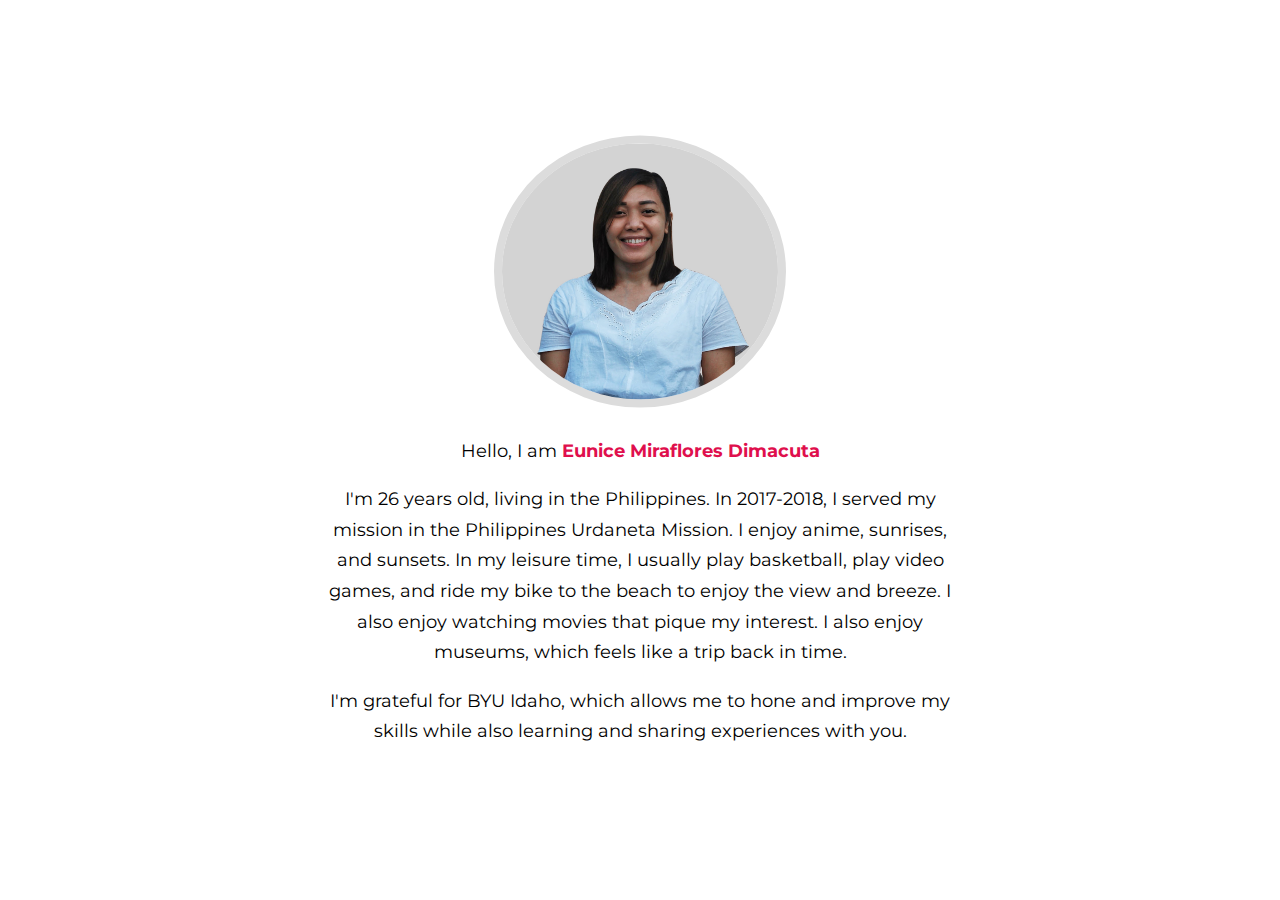
<file: aboutme/index.html>
<!DOCTYPE html>
<html lang="en">
<head>
    <meta charset="UTF-8">
    <meta http-equiv="X-UA-Compatible" content="IE=edge">
    <meta name="viewport" content="width=device-width, initial-scale=1.0">
    <title>About Me</title>
    <link rel="stylesheet" href="./styles/main.css">
</head>
<body>
    <img
        src="./images/eunice.jpg"
        class="profile-image"
        alt="Eunice Dimacuta"
    />
    <p>Hello, I am <span class="profile-name">Eunice Miraflores Dimacuta</span></p>
   
    <p>I'm 26 years old, living in the Philippines. In 2017-2018, I served my mission in the Philippines Urdaneta Mission. 
    I enjoy anime, sunrises, and sunsets. In my leisure time, I usually play basketball, play video games, and ride my 
    bike to the beach to enjoy the view and breeze. I also enjoy watching movies that pique my interest. I also enjoy museums, 
    which feels like a trip back in time.
    </p>
    <p>I'm grateful for BYU Idaho, which allows me to hone and improve my skills while also learning and sharing experiences with you.</p>
</body>
</html>
</file>
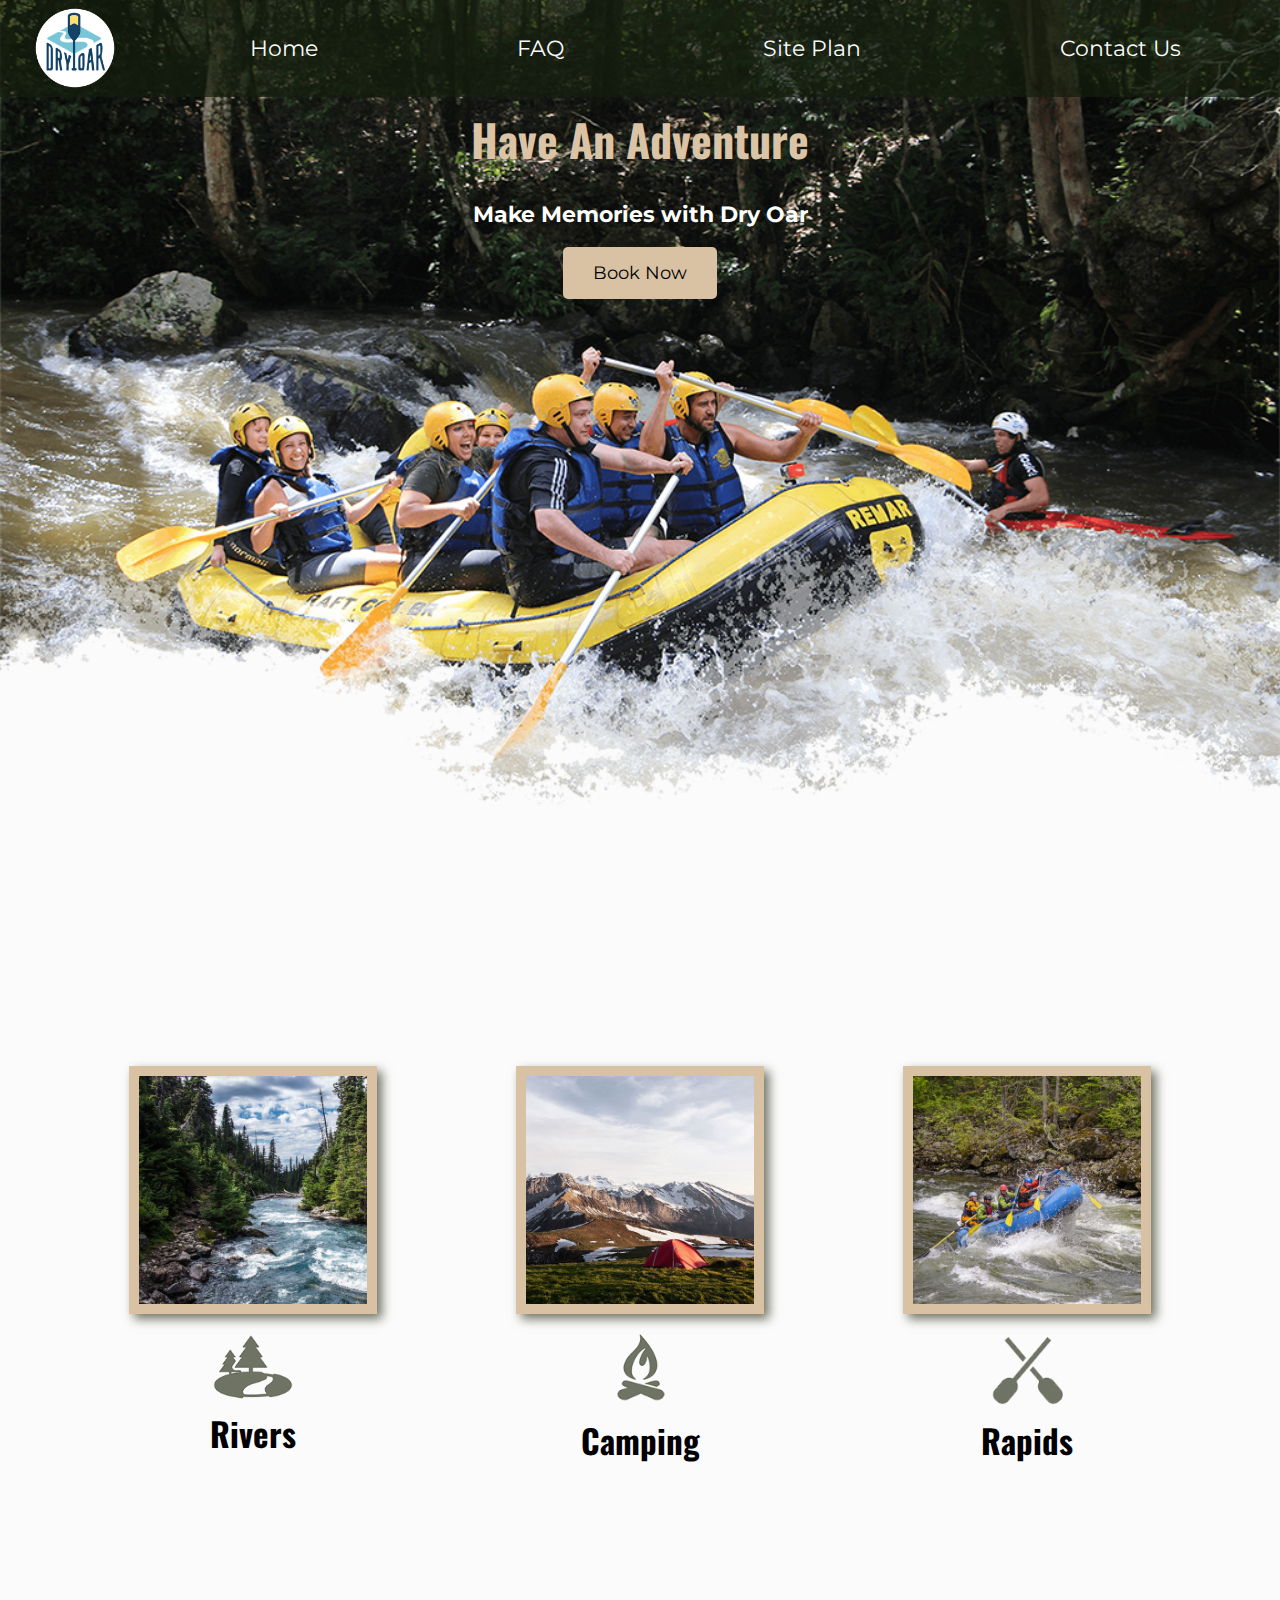
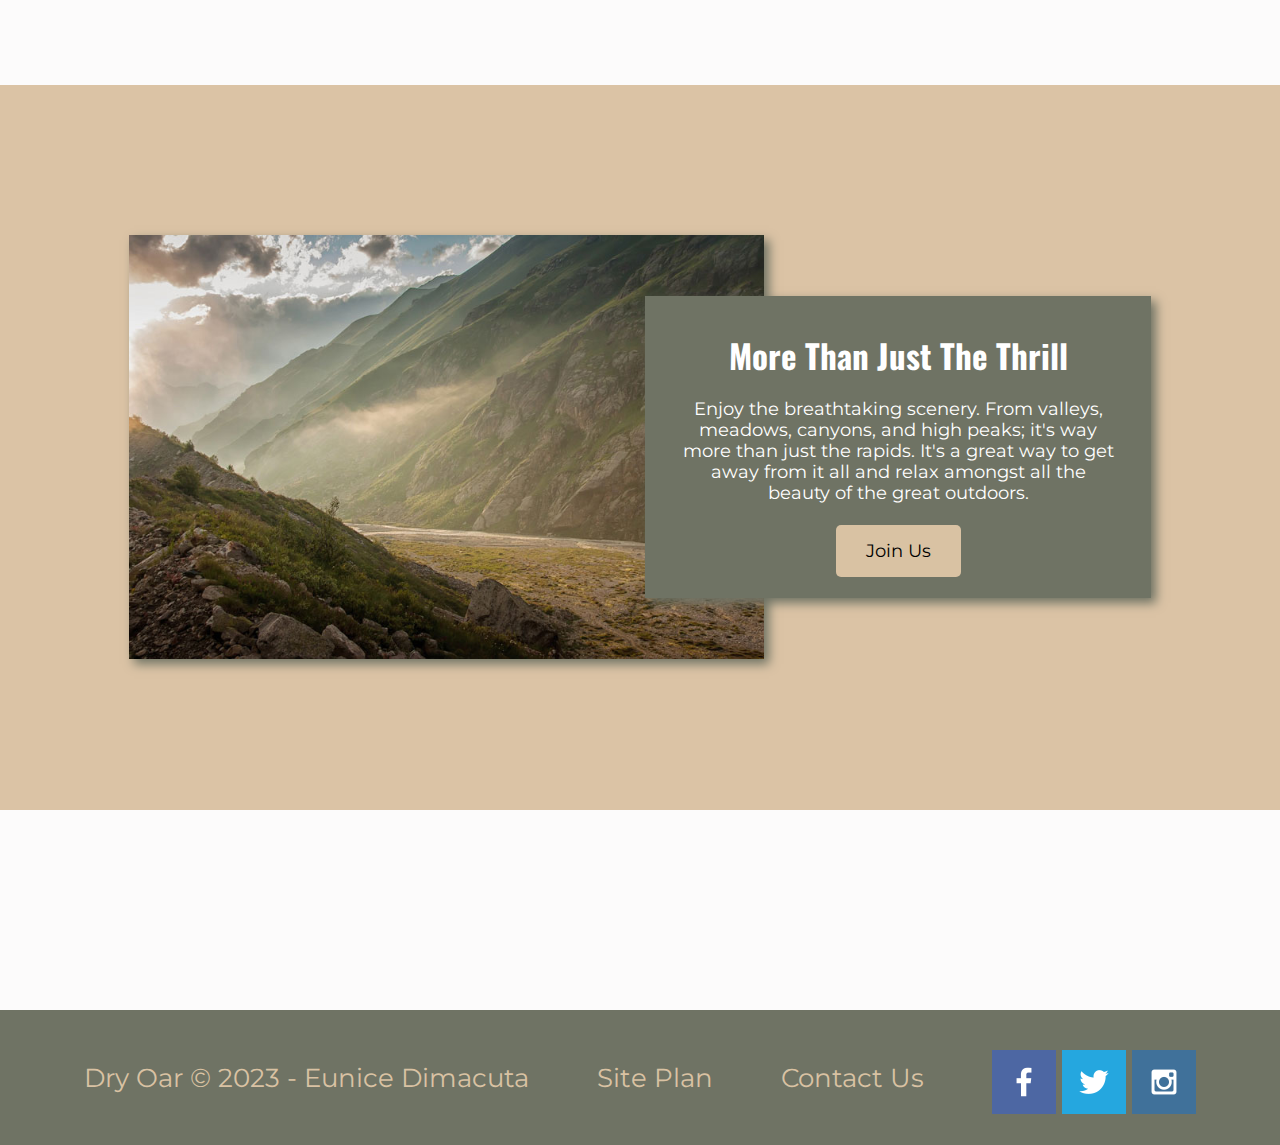
<file: wwr/index.html>
<!DOCTYPE html>
<html lang="en">
<head>
    <meta charset="UTF-8">
    <meta http-equiv="X-UA-Compatible" content="IE=edge">
    <meta name="viewport" content="width=device-width, initial-scale=1.0">
    <title>Whitewater Rafting Vacations | Dry Oar Boating | Home</title>
    <link rel="stylesheet" href="styles/styles.css">
</head>
<body>
    <div id="content">
        <header>
            <a id="logo_link" href="index.html">
                <img  class="logo" src="images/logo.png" alt="Dry Oar Logo">
            </a>
            <nav>
                <a href="index.html">Home</a>
                <a href="faq.html">FAQ</a>
                <a href="site-plan-rafting.html">Site Plan</a>
                <a href="contactus.html">Contact Us</a>
            </nav>
        </header>
        <div id="hero">
            <div id="hero-box">
                <img id="hero-img" src="images/hero.png" alt="People enjoying white water rafting">
            </div>
            <section id="hero-msg">
                <h1 class="home-title">Have An Adventure</h1>
                <h4>Make Memories with Dry Oar </h4>
                <div class='button-box'>
                    <a class='book' href="contactus.html">Book Now</a>
                </div>
            </section>
        </div>
        <main class="home-grid">
            <section class="rivers-card">
                <img class="card-img" src="images/rivers.jpg" alt="river in forest">
                <img class="icon" src="images/river_icon.png" alt="river icon">
                <h2>Rivers</h2>
            </section>
            <section class="camping-card">
                <img class="card-img" src="images/camping.jpg" alt="tent in mountains">
                <img class="icon" src="images/fire_icon.png" alt="fire icon">
                <h2>Camping</h2>
            </section>
            <section class="rapids-card">
                <img class="card-img" src="images/rapids.jpg" alt="rafting boat">
                <img class="icon" src="images/oars.png" alt="oars icon">
                <h2>Rapids</h2>
            </section>
            <div id="background"></div> 
            <img class="mountains" src="images/mountains.jpg" alt="Misty mountains">
            <section class="msg">
                <h2>More Than Just The Thrill</h2>
                <p>Enjoy the breathtaking scenery. From valleys, meadows, canyons, and high peaks; it's way more than just the rapids. It's a great way to get away from it all and relax amongst all the beauty of the great outdoors. </p>
                <a class='join' href="rivers.html">Join Us</a>
            </section>
        </main>
        <footer>
            <p>Dry Oar &copy; 2023 - Eunice Dimacuta</p>
            <p><a href="site-plan-rafting.html">Site Plan</a></p>
            <p><a href="contactus.html">Contact Us</a></p>
            <div class="social">
                <a href="https://facebook.com" target="_blank">
                    <img src="images/facebook.png" alt="fb icon">
                </a>
                <a href="https://twitter.com" target="_blank">
                    <img src="images/twitter.png" alt="twitter icon">
                </a>
                <a href="https://instagram.com" target="_blank">
                    <img src="images/instagram.png" alt="instagram icon">
                </a>
            </div>
        </footer>
    </div>
</body>
</html>
</file>
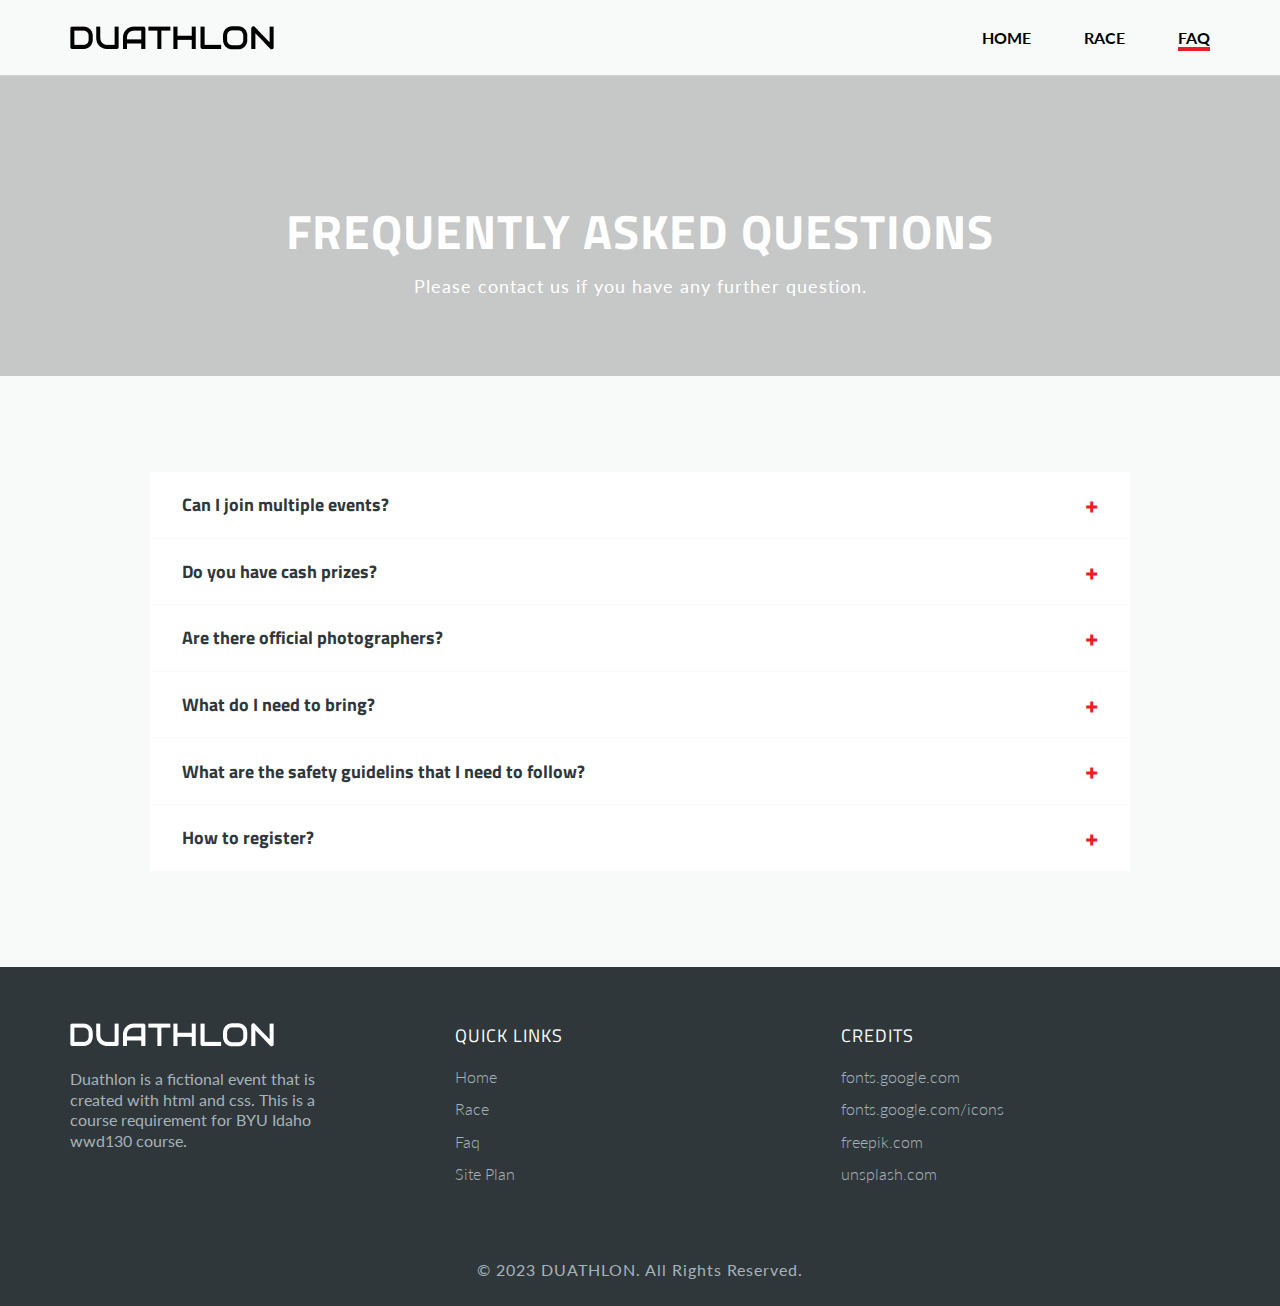
<file: duathlon/faq.html>
<!DOCTYPE html>
<html lang="en">
<head>
    <meta charset="UTF-8">
    <meta name="viewport" content="width=device-width, initial-scale=1.0">
    <title>Duathlon - FAQ</title>
    <link rel="stylesheet" href="styles/styles.css">
</head>
<body>
   
    <header>
        <div class="site-header">
            <div class="site-identity">
                <a href="./index.html">
                  <img src="./images/duathlon.png" alt="Duathlon Logo">
                </a>
              </div>  
              <nav class="site-navigation">
                <ul class="nav">
                  <li><a href="./index.html">Home</a></li> 
                  <li><a href="./race.html">Race</a></li>
                  <li><a href="./faq.html" class="active">Faq</a></li> 
                </ul>
              </nav>
        </div>
    </header>

    <main>
        <section class="site-hero image-as-background" style="background-image: url('https://images.unsplash.com/photo-1530143584546-02191bc84eb5?ixlib=rb-4.0.3&ixid=M3wxMjA3fDB8MHxwaG90by1wYWdlfHx8fGVufDB8fHx8fA%3D%3D&auto=format&fit=crop&w=1469&q=80');">
            <div class="site-hero-container">
                <h1 class="site-hero-title">FREQUENTLY ASKED QUESTIONS</h1>
                <p class="site-hero-subtitle">Please contact us if you have any further question.</p>
            </div>
        </section>

        <div class="site-faq">
            <div class="site-faq-item">
                <input type="checkbox" id="faq1">
                <label for="faq1" class="site-faq-item-question">
                    <span class="icon"></span>Can I join multiple events?
                </label>
                <div class="site-faq-item-text">
                    <p>It’s not a good idea to enter multiple events because it can be really tiring! But you can definitely cheer on your friends instead.</p>
                </div>
            </div>
            <div class="site-faq-item">
                <input type="checkbox" id="faq2">
                <label for="faq2" class="site-faq-item-question">
                    <span class="icon"></span>Do you have cash prizes?
                </label>
                <div class="site-faq-item-text">
                    <p>We are pleased to inform you that we offer cash prizes to the winners of the competition. The top performers will receive these cash rewards as recognition of their achievement. Additionally, there are consolation prizes available for participants as well.</p>
                </div>
            </div>
            <div class="site-faq-item">
                <input type="checkbox" id="faq3">
                <label for="faq3" class="site-faq-item-question">
                    <span class="icon"></span>Are there official photographers?
                </label>
                <div class="site-faq-item-text">
                    <p>Certainly! The event will have dedicated professional photographers who will capture your memorable moments throughout the event.</p>
                </div>
            </div>
            <div class="site-faq-item">
                <input type="checkbox" id="faq4">
                <label for="faq4" class="site-faq-item-question">
                    <span class="icon"></span>What do I need to bring?
                </label>
                <div class="site-faq-item-text">
                    <p>Remember to bring your safety gears, emergency tools and equipment.</p>
                </div>
            </div>
            <div class="site-faq-item">
                <input type="checkbox" id="faq5">
                <label for="faq5" class="site-faq-item-question">
                    <span class="icon"></span>What are the safety guidelins that I need to follow?
                </label>
                <div class="site-faq-item-text">
                    <p>Here are some safety guidelines to follow during a duathlon event:</p>
                    <ol type="1">
                        <li>Study the course map and become familiar with any potential hazards, such as sharp turns, steep descents, or uneven surfaces.</li>
                        <li>Warm up your muscles with light exercises and stretching before the event to reduce the risk of injury.</li>
                        <li>Put on a properly fitting helmet that meets safety standards.</li>
                        <li>Maintain control of your speed and movements at all times, especially when descending or passing other participants. Avoid sudden movements that could result in collisions or falls.</li>
                        <li>If you or another participant has a medical emergency or injury during the event, seek medical attention immediately from our event staff or medical personnel.</li>
                    </ol>
                </div>
            </div>
            <div class="site-faq-item">
                <input type="checkbox" id="faq6">
                <label for="faq6" class="site-faq-item-question">
                    <span class="icon"></span>How to register?
                </label>
                <div class="site-faq-item-text">
                    <p>To register for the duathlon, go to the race page and select the desired event, then click the registration button. Fill out the registration form with your personal information and payment information, and then carefully follow the instructions to complete the registration process.</p>
                </div>
            </div>
        </div>
    </main>

    <footer class="site-footer">
        <div class="site-footer-container">
            <div class="site-footer-row">
                <div class="site-footer-col">
                    <a href="./index.html"><img src="./images/duathlon-white.png" alt="Duathlon Logo White"></a>
                    <p>Duathlon is a fictional event that is created with html and css. This is a course requirement for BYU Idaho wwd130 course.</p>
                </div>
                <div class="site-footer-col">
                    <h4>Quick Links</h4>
                    <ul>
                        <li><a href="./index.html">Home</a></li> 
                        <li><a href="./race.html">Race</a></li>
                        <li><a href="./faq.html">Faq</a></li> 
                        <li><a href="./site-plan.html">Site Plan</a></li>
                    </ul>
                </div>
                <div class="site-footer-col">
                    <h4>Credits</h4>
                    <ul>
                        <li><a href="https://fonts.google.com/" target="_blank">fonts.google.com</a></li>
                        <li><a href="https://fonts.google.com/icons" target="_blank">fonts.google.com/icons</a></li>
                        <li><a href="https://www.freepik.com/" target="_blank">freepik.com</a></li>
                        <li><a href="https://unsplash.com/" target="_blank">unsplash.com</a></li>
                    </ul>
                </div>
            </div>
            <div class="site-footer-copyright">© 2023 DUATHLON. All Rights Reserved.</div>
        </div>
   </footer>

</body>
</html>
</file>
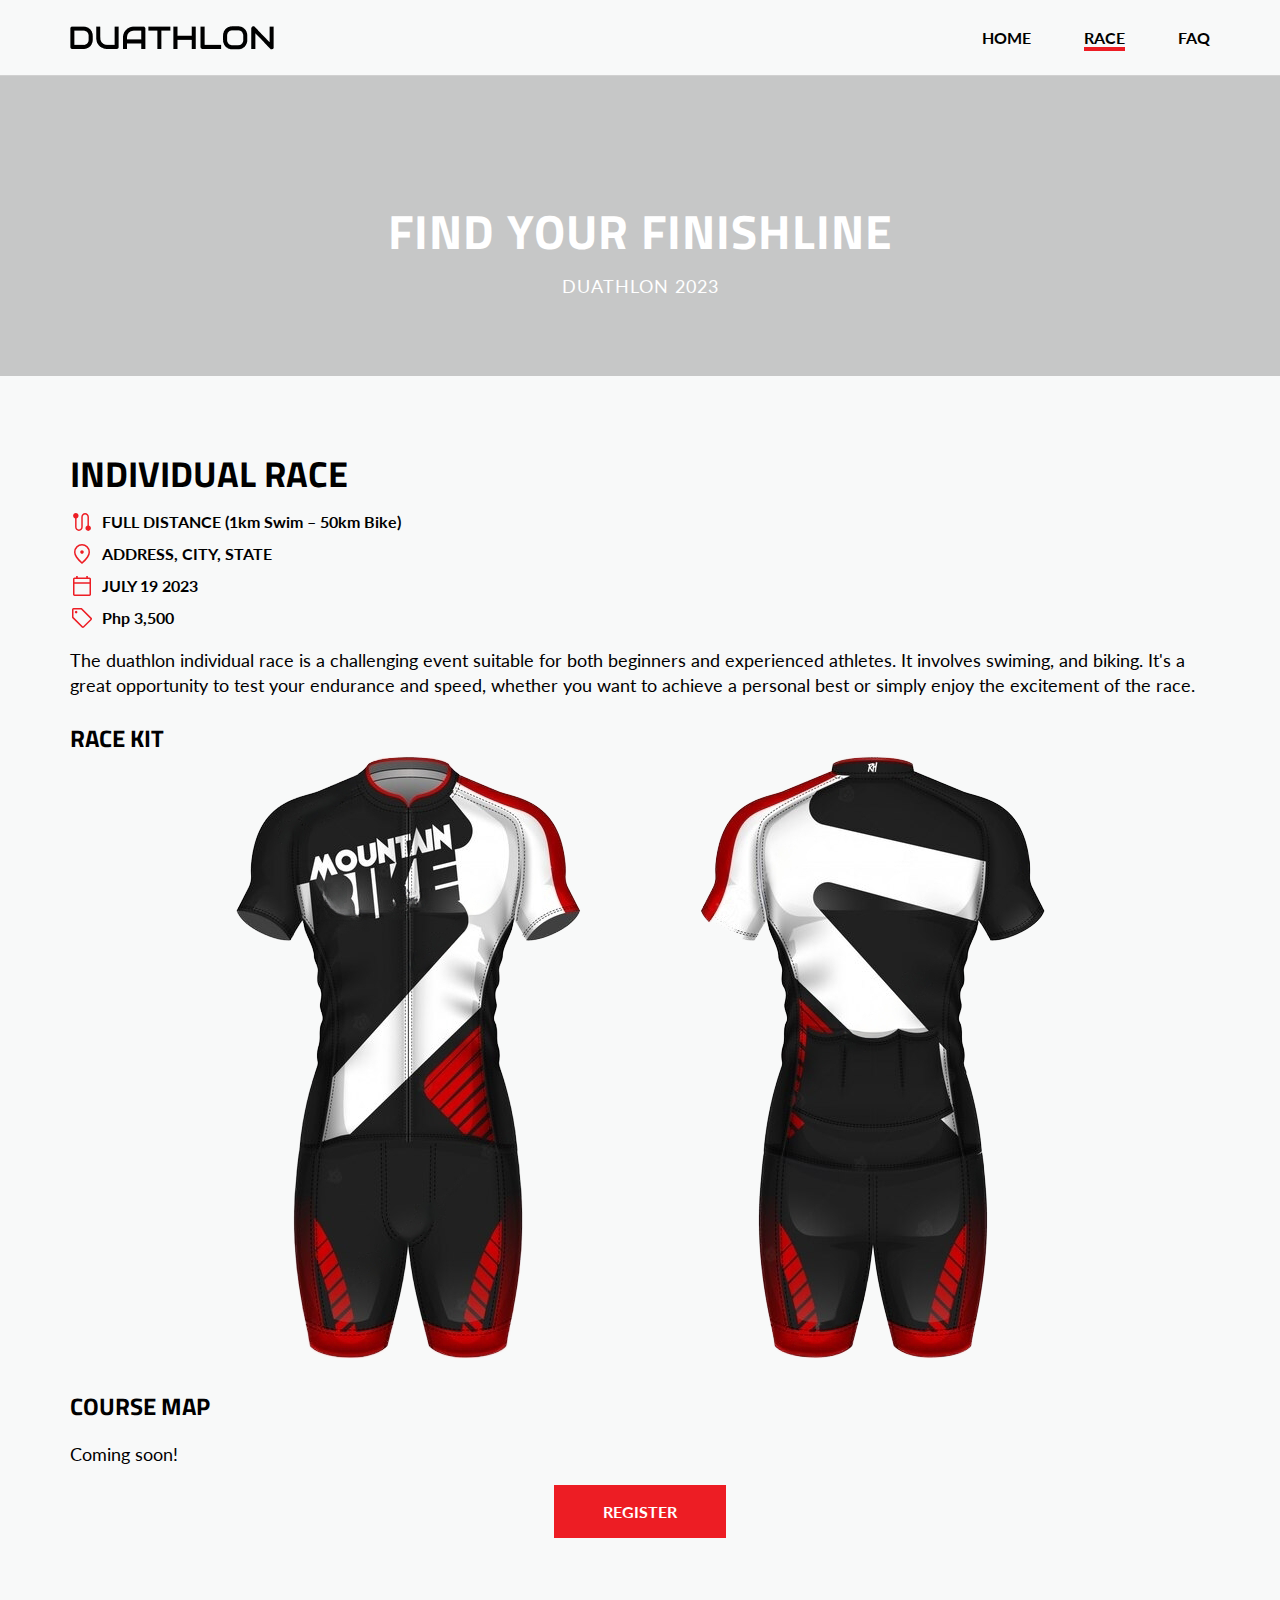
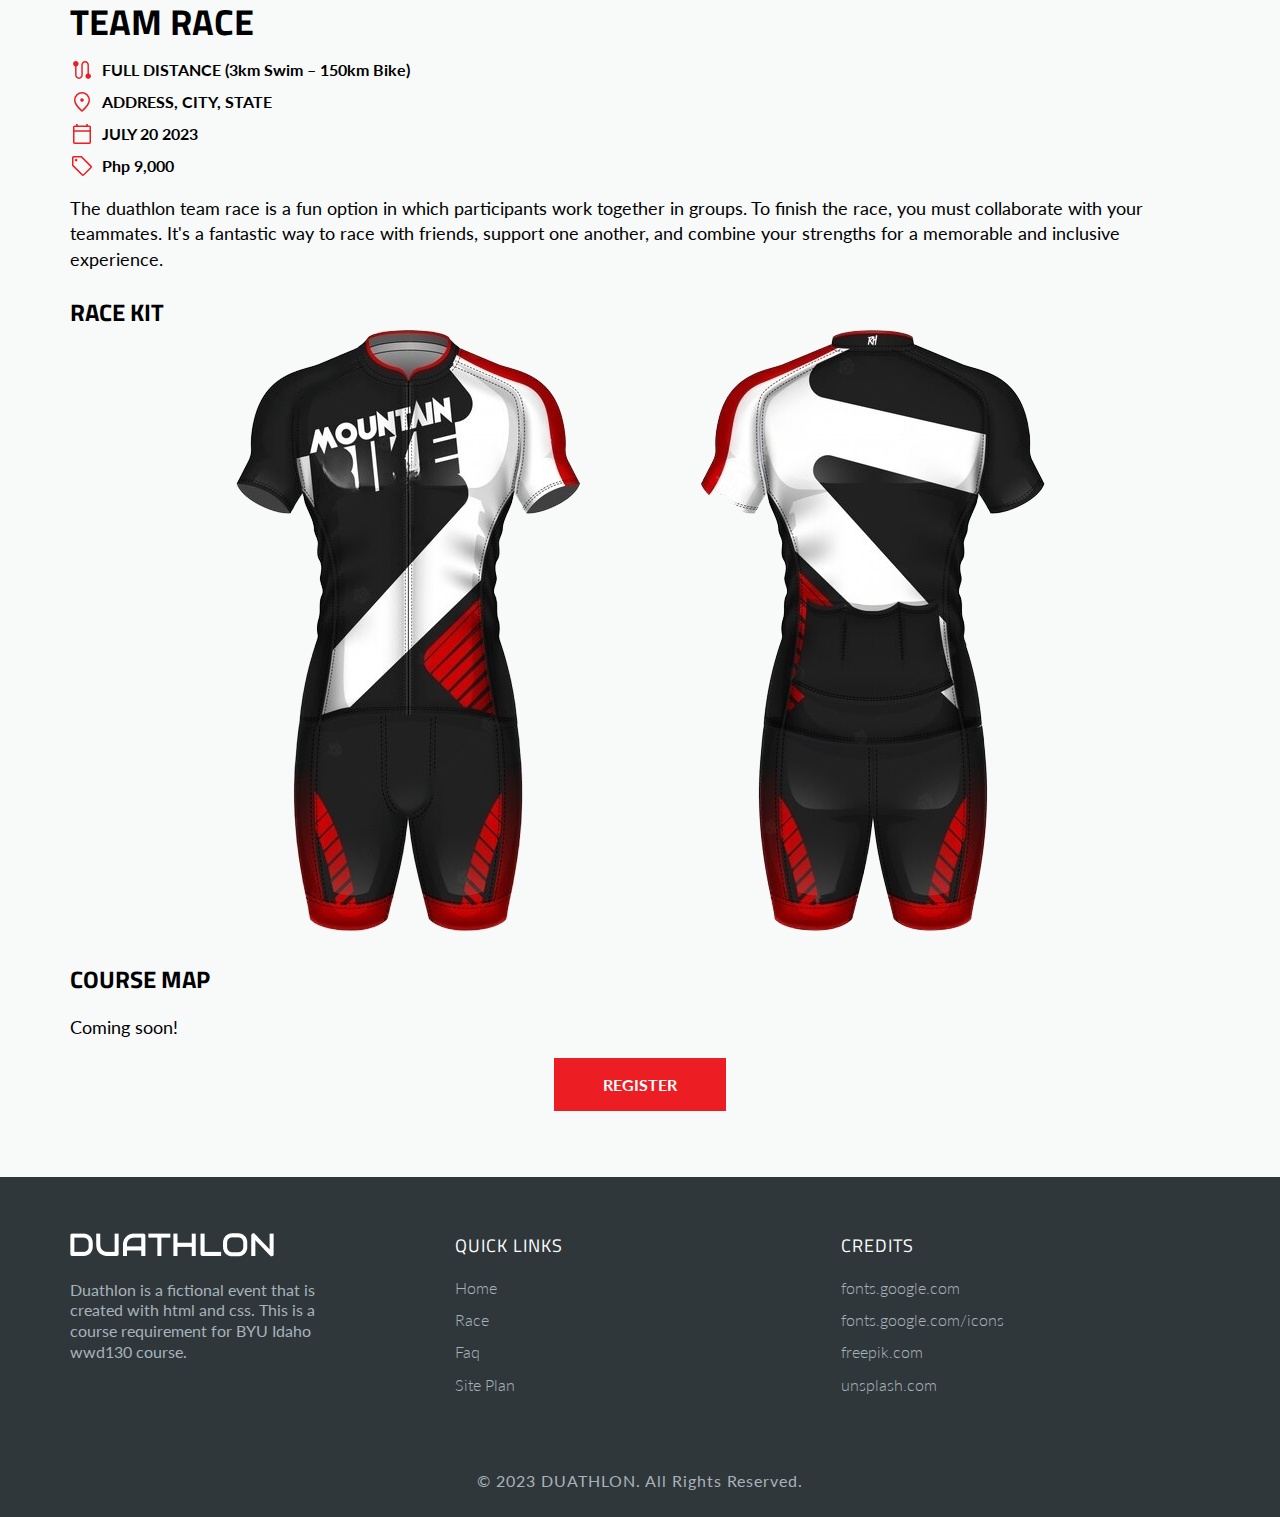
<file: duathlon/race.html>
<!DOCTYPE html>
<html lang="en">
<head>
    <meta charset="UTF-8">
    <meta name="viewport" content="width=device-width, initial-scale=1.0">
    <title>Duathlon - Race</title>
    <link rel="stylesheet" href="styles/styles.css">
</head>
<body>
   
    <header>
        <div class="site-header">
            <div class="site-identity">
                <a href="./index.html">
                  <img src="./images/duathlon.png" alt="Duathlon Logo">
                </a>
              </div>  
              <nav class="site-navigation">
                <ul class="nav">
                  <li><a href="./index.html">Home</a></li> 
                  <li><a href="./race.html" class="active">Race</a></li>
                  <li><a href="./faq.html">Faq</a></li> 
                </ul>
              </nav>
        </div>
    </header>

    <main>
        <section class="site-hero image-as-background" style="background-image: url('https://images.unsplash.com/photo-1628689529124-3e0db67e984c?ixlib=rb-4.0.3&ixid=M3wxMjA3fDB8MHxwaG90by1wYWdlfHx8fGVufDB8fHx8fA%3D%3D&auto=format&fit=crop&w=1170&q=80');">
            <div class="site-hero-container">
                <h1 class="site-hero-title">FIND YOUR FINISHLINE</h1>
                <p class="site-hero-subtitle">DUATHLON 2023</p>
            </div>
        </section>
        <section class="site-race-details">
            <div class="site-container">
                <div id="individual">
                    <h2>INDIVIDUAL RACE</h2>
                    <ul>
                        <li>
                            <img src="./images/route.svg" alt="route_icon">
                            FULL DISTANCE (1km Swim – 50km Bike)
                        </li>    
                        <li>
                            <img src="./images/location.svg" alt="location_icon">
                            ADDRESS, CITY, STATE
                        </li>
                        <li>
                            <img src="./images/calendar.svg" alt="date_icon">
                            JULY 19 2023
                        </li>
                        <li>
                            <img src="./images/price.svg" alt="price_icon">
                            Php 3,500
                        </li>
                    </ul>
                    <p>The duathlon individual race is a challenging event suitable for both beginners and experienced athletes. It involves swiming, and biking. It's a great opportunity to test your endurance and speed, whether you want to achieve a personal best or simply enjoy the excitement of the race.</p>
                    <h3>RACE KIT</h3>
                    <div class="text-center">
                        <img src="./images/race-kit.png" alt="Race Kit">
                    </div>
                    <h3>COURSE MAP</h3>
                    <p>Coming soon!</p>
                    <div class="text-center mt-32">
                        <a class="btn" href="#">REGISTER</a>
                    </div>
                </div>
                <div id="team" class="mt-80">
                    <h2>TEAM RACE</h2>
                    <ul>
                        <li>
                            <img src="./images/route.svg" alt="route_icon">
                            FULL DISTANCE (3km Swim – 150km Bike)
                        </li>    
                        <li>
                            <img src="./images/location.svg" alt="location_icon">
                            ADDRESS, CITY, STATE
                        </li>
                        <li>
                            <img src="./images/calendar.svg" alt="date_icon">
                            JULY 20 2023
                        </li>
                        <li>
                            <img src="./images/price.svg" alt="price_icon">
                            Php 9,000
                        </li>
                    </ul>
                    <p>The duathlon team race is a fun option in which participants work together in groups. To finish the race, you must collaborate with your teammates. It's a fantastic way to race with friends, support one another, and combine your strengths for a memorable and inclusive experience.</p>
                    <h3>RACE KIT</h3>
                    <div class="text-center">
                        <img src="./images/race-kit.png" alt="Race Kit">
                    </div>
                    <h3>COURSE MAP</h3>
                    <p>Coming soon!</p>
                    <div class="text-center mt-32">
                        <a class="btn" href="#">REGISTER</a>
                    </div>
                </div>
            </div>
        </section>
    </main>

    <footer class="site-footer">
        <div class="site-footer-container">
            <div class="site-footer-row">
                <div class="site-footer-col">
                    <a href="./index.html"><img src="./images/duathlon-white.png" alt="Duathlon Logo White"></a>
                    <p>Duathlon is a fictional event that is created with html and css. This is a course requirement for BYU Idaho wwd130 course.</p>
                </div>
                <div class="site-footer-col">
                    <h4>Quick Links</h4>
                    <ul>
                        <li><a href="./index.html">Home</a></li> 
                        <li><a href="./race.html">Race</a></li>
                        <li><a href="./faq.html">Faq</a></li> 
                        <li><a href="./site-plan.html">Site Plan</a></li>
                    </ul>
                </div>
                <div class="site-footer-col">
                    <h4>Credits</h4>
                    <ul>

                        <li><a href="https://fonts.google.com/" target="_blank">fonts.google.com</a></li>
                        <li><a href="https://fonts.google.com/icons" target="_blank">fonts.google.com/icons</a></li>
                        <li><a href="https://www.freepik.com/" target="_blank">freepik.com</a></li>
                        <li><a href="https://unsplash.com/" target="_blank">unsplash.com</a></li>
                    </ul>
                </div>
            </div>
            <div class="site-footer-copyright">© 2023 DUATHLON. All Rights Reserved.</div>
        </div>
   </footer>

</body>
</html>
</file>
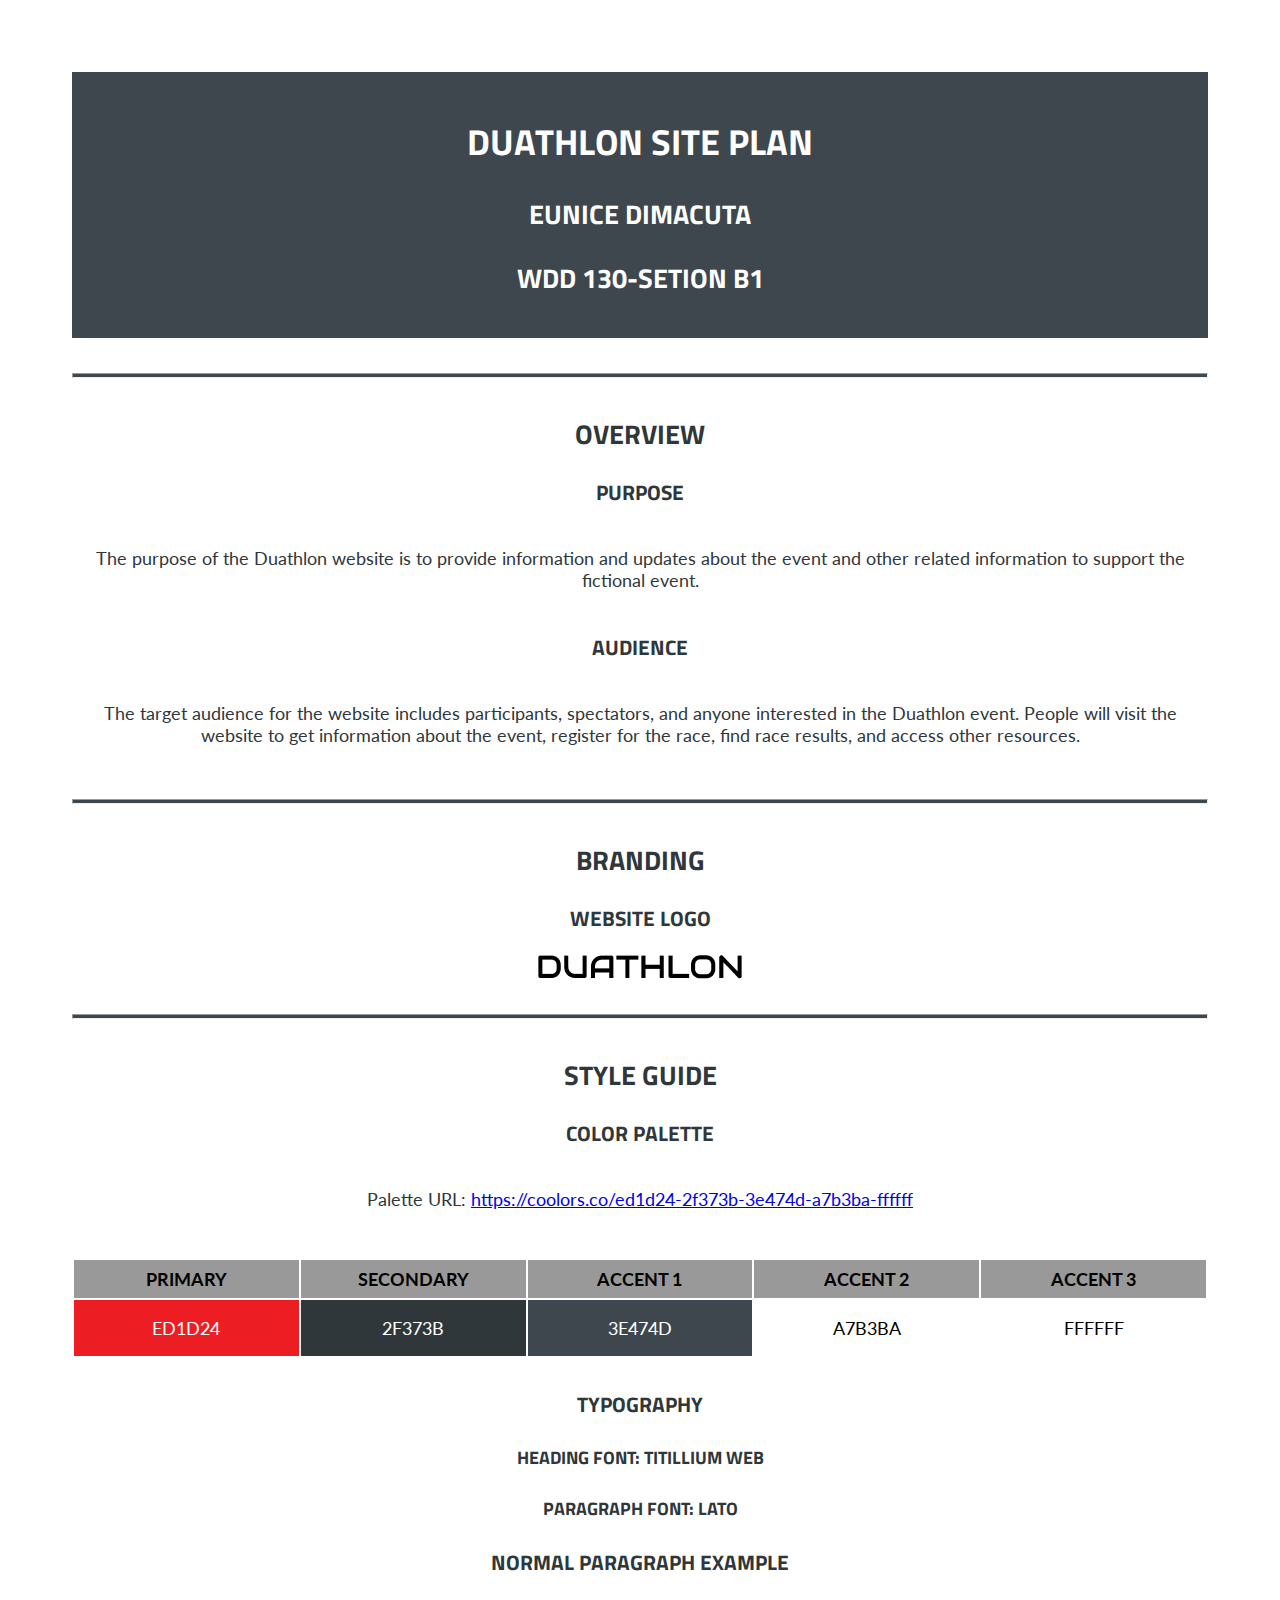
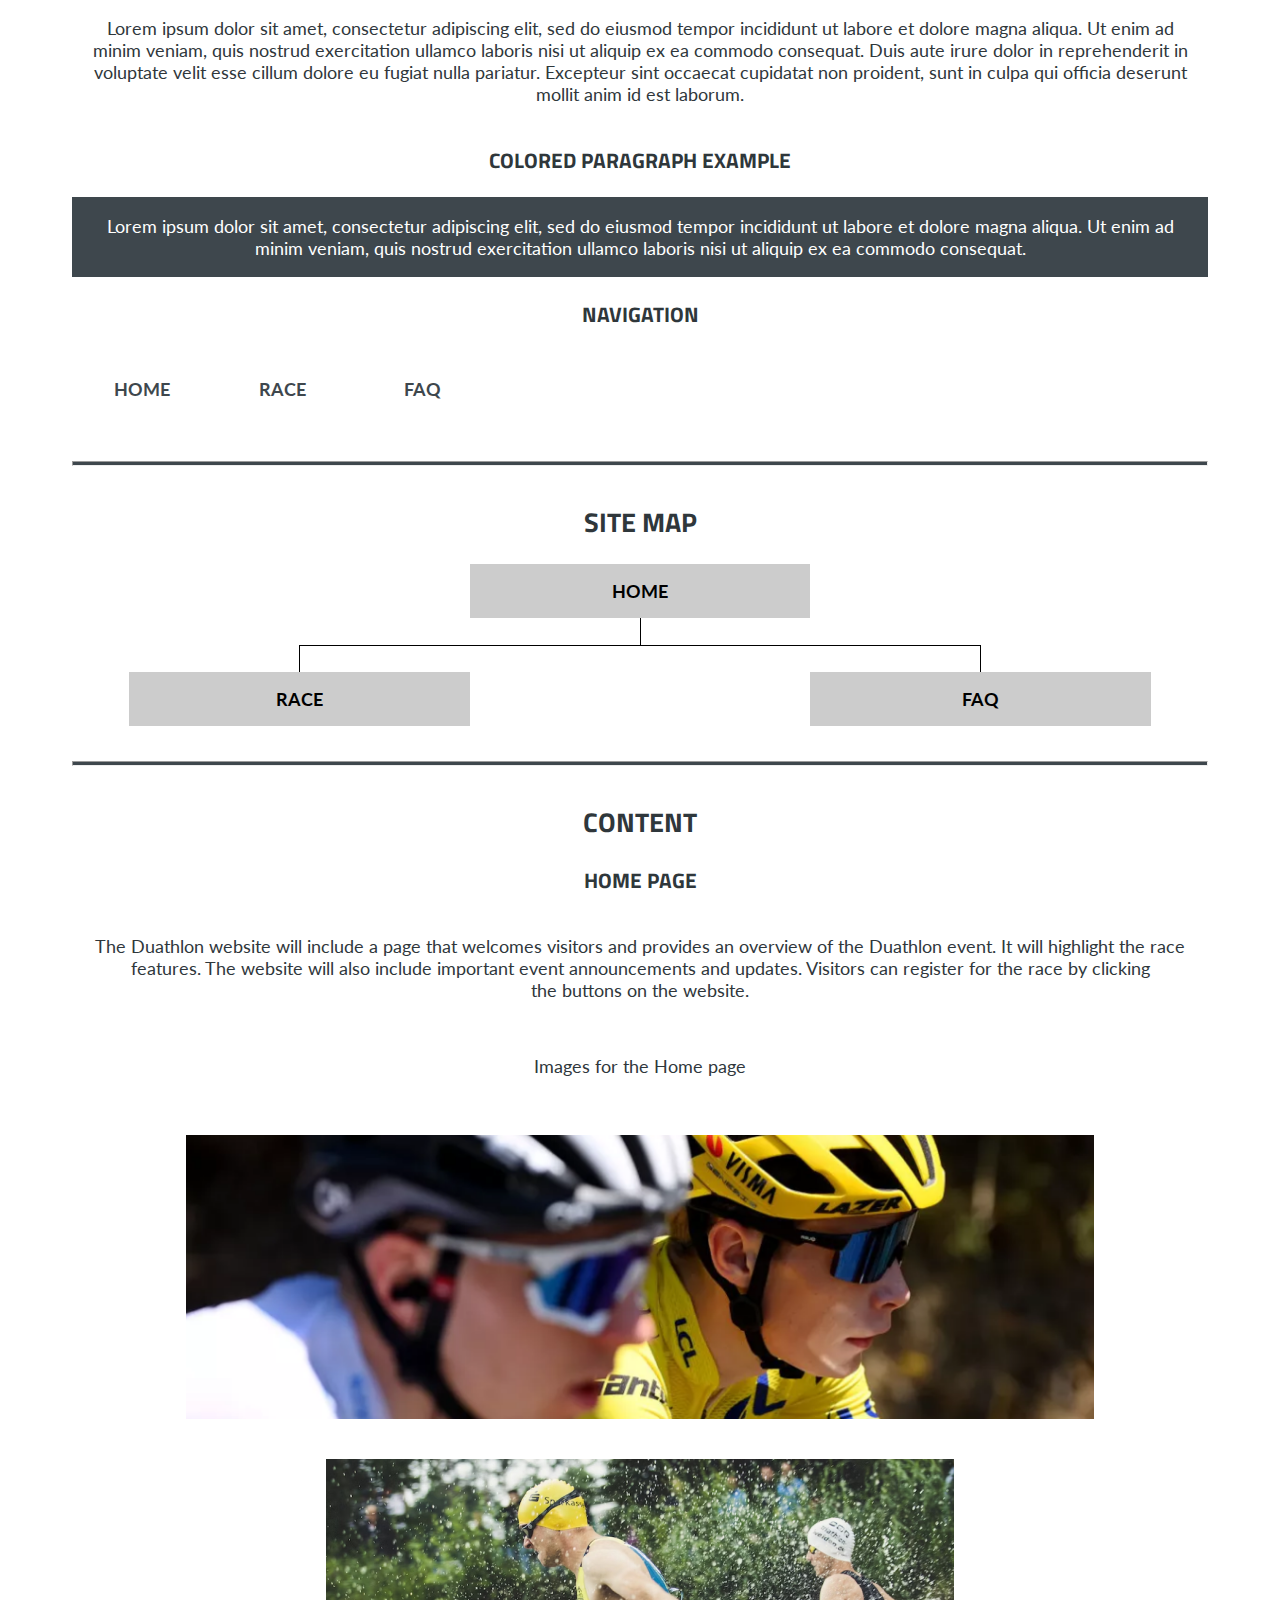
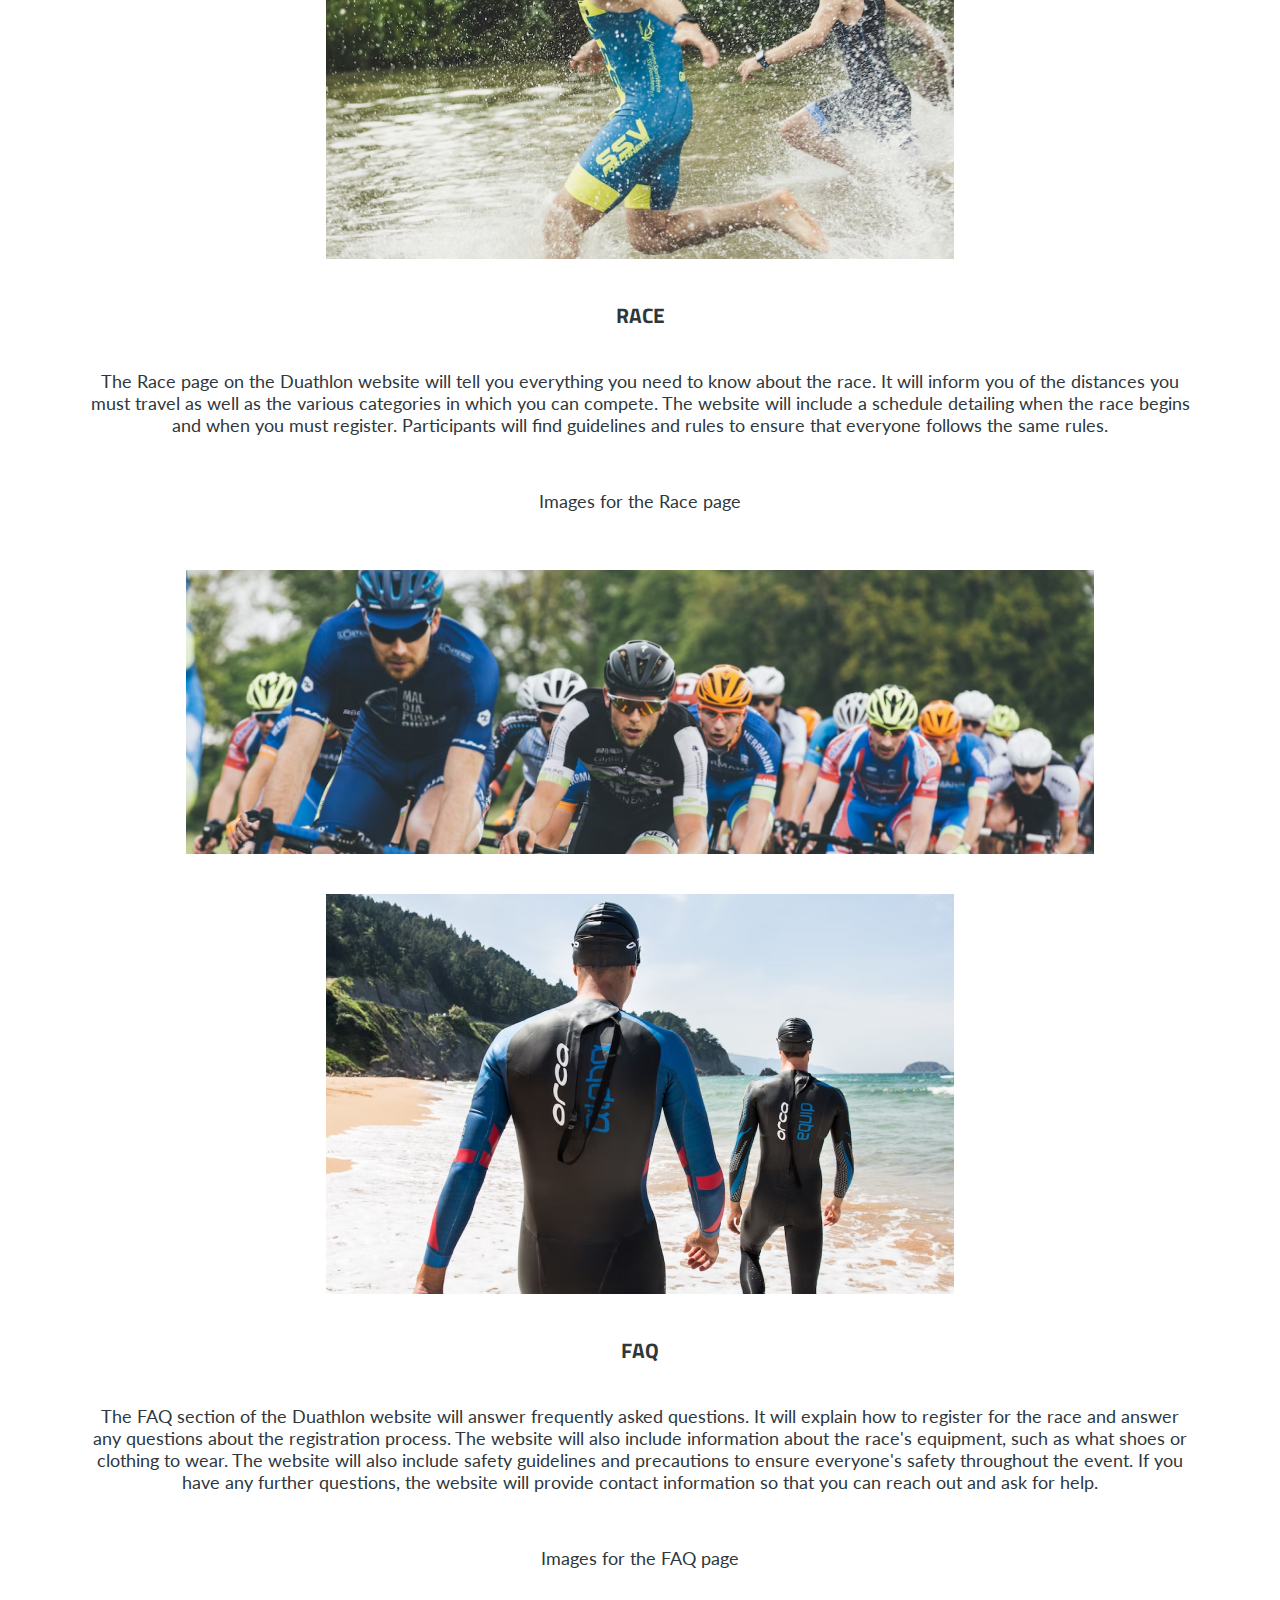
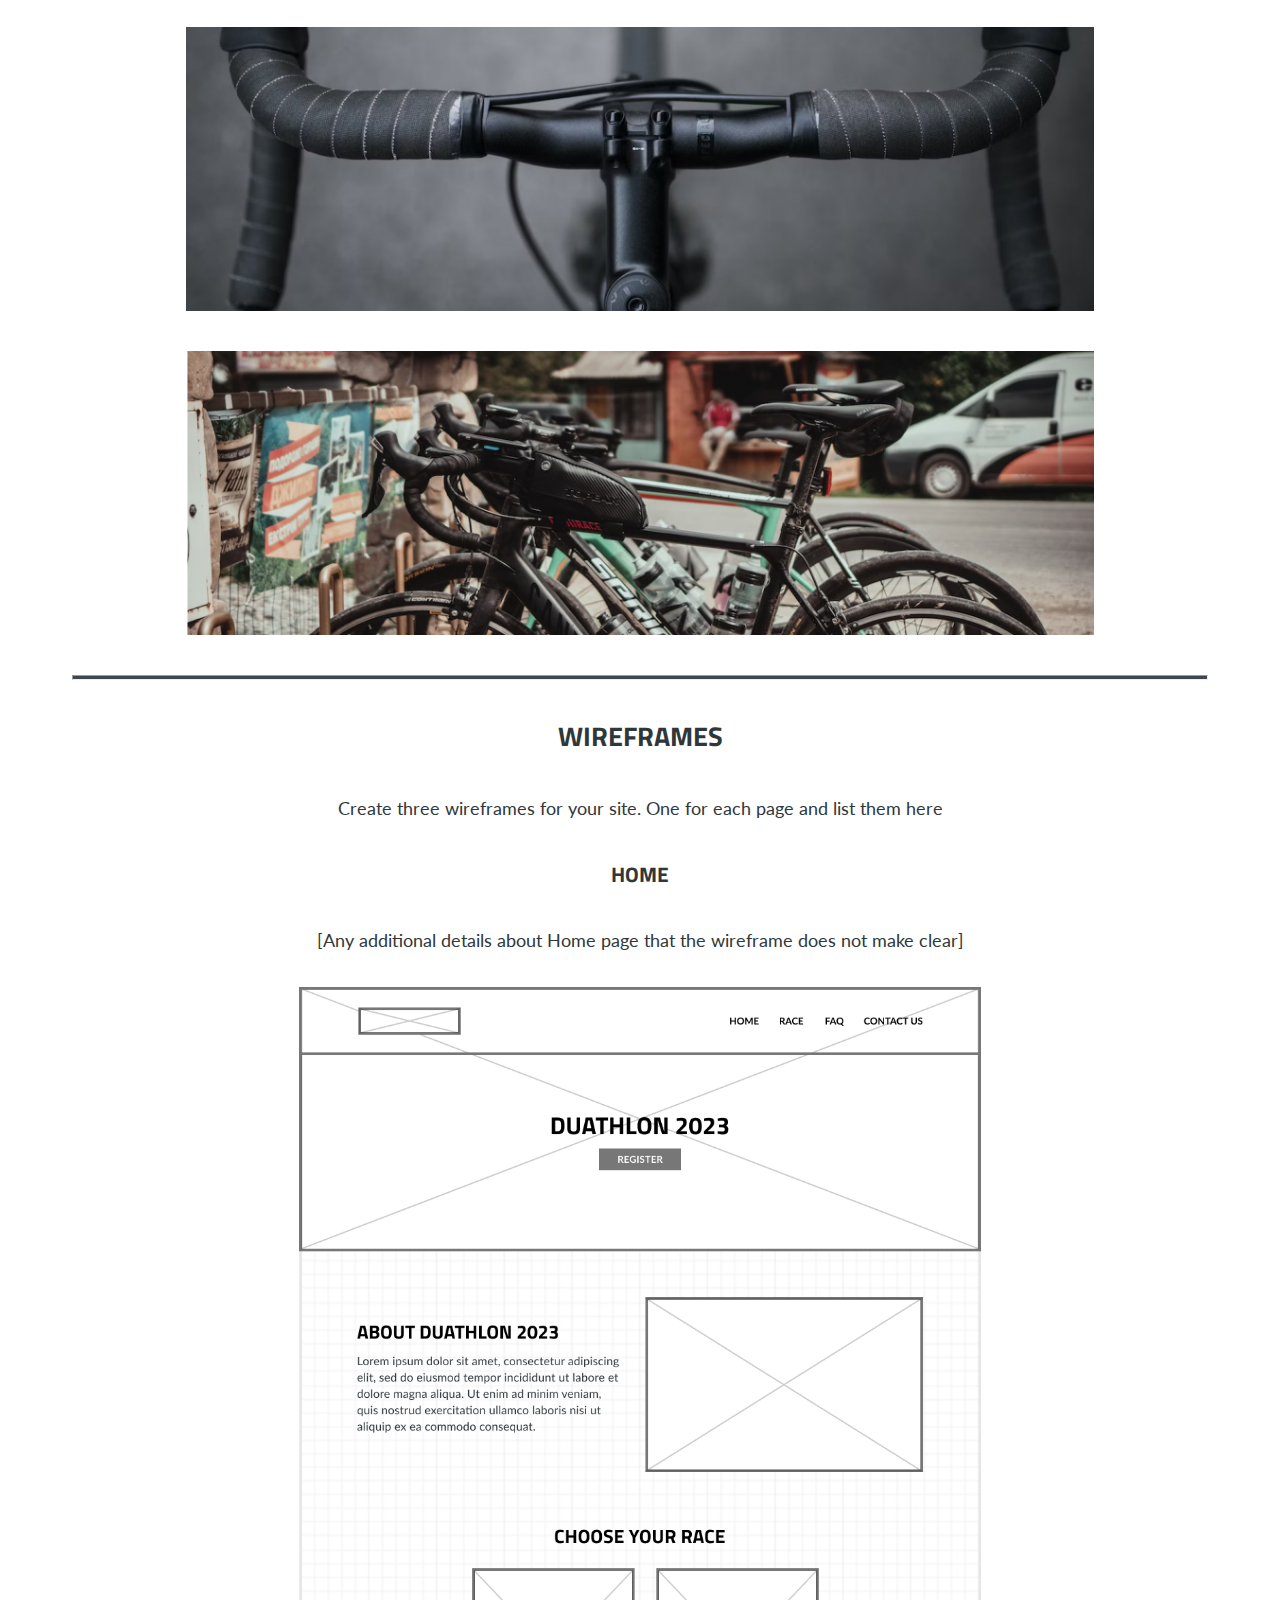
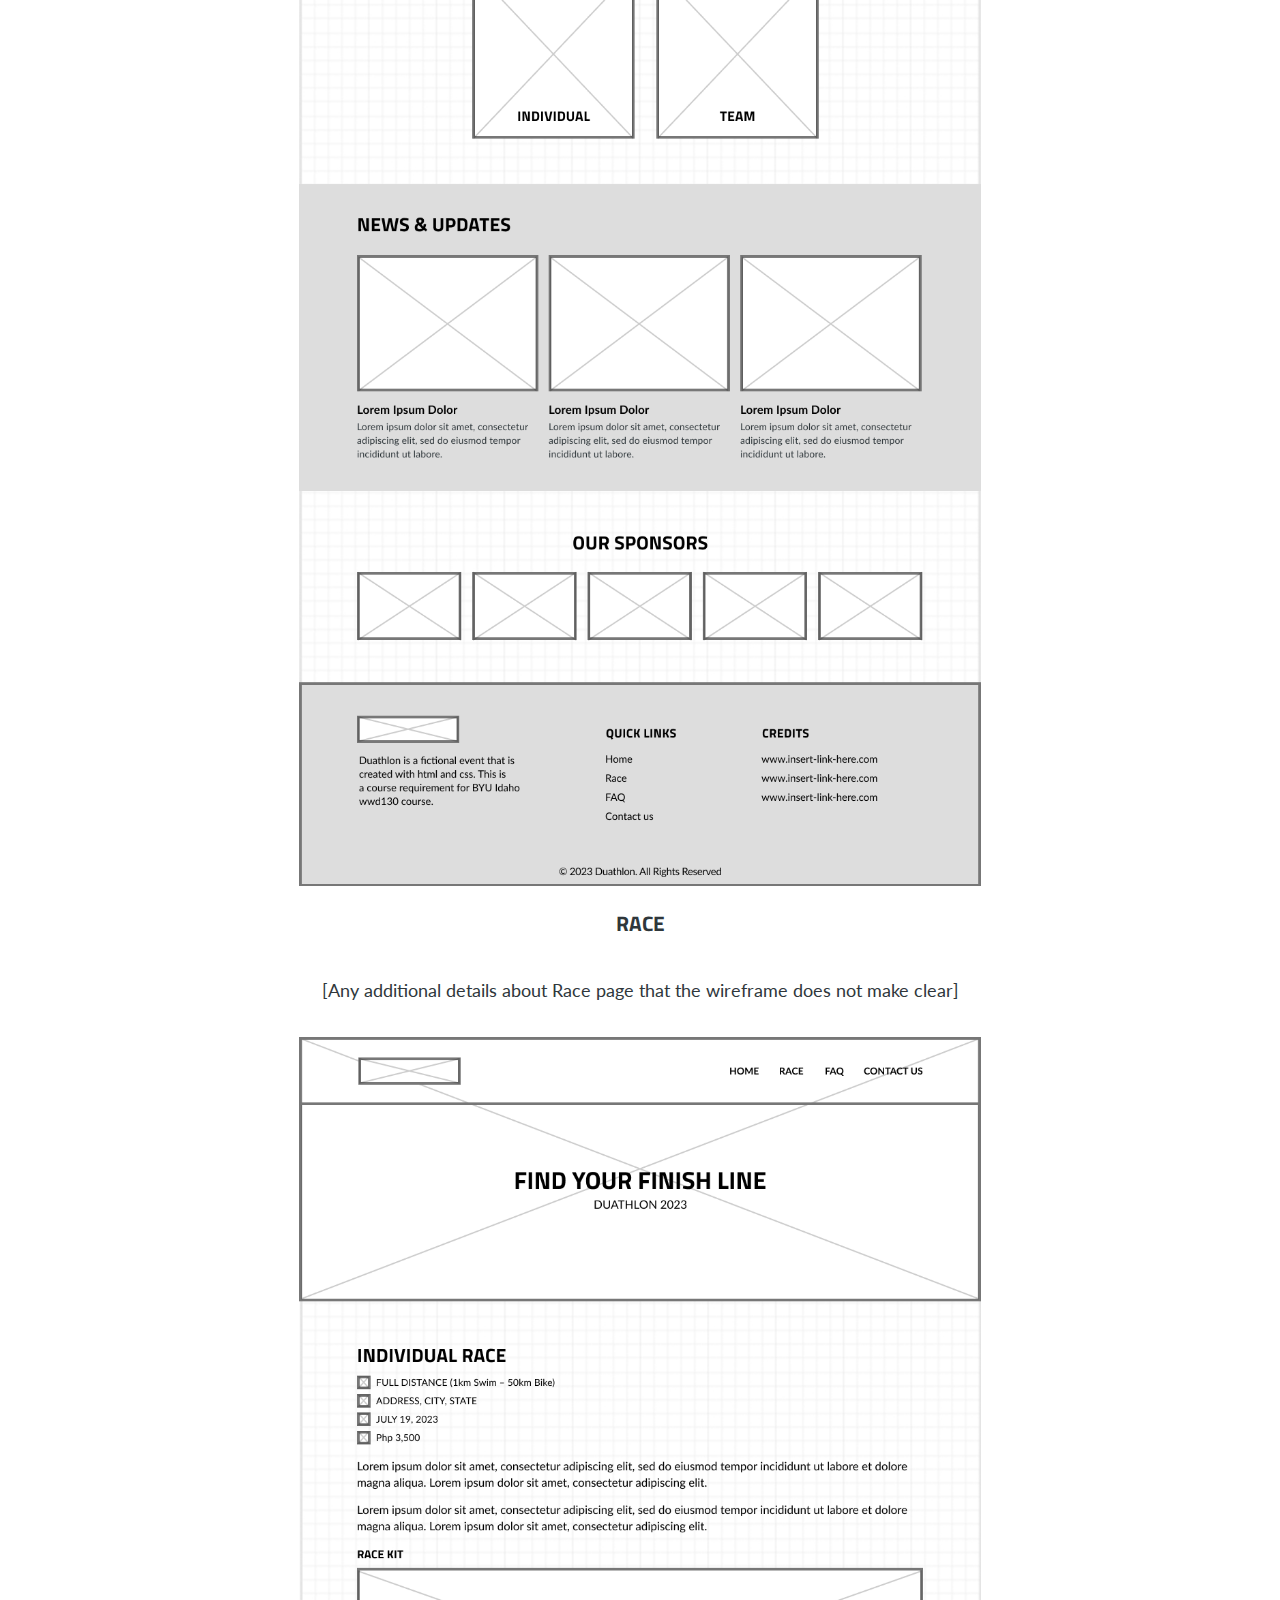
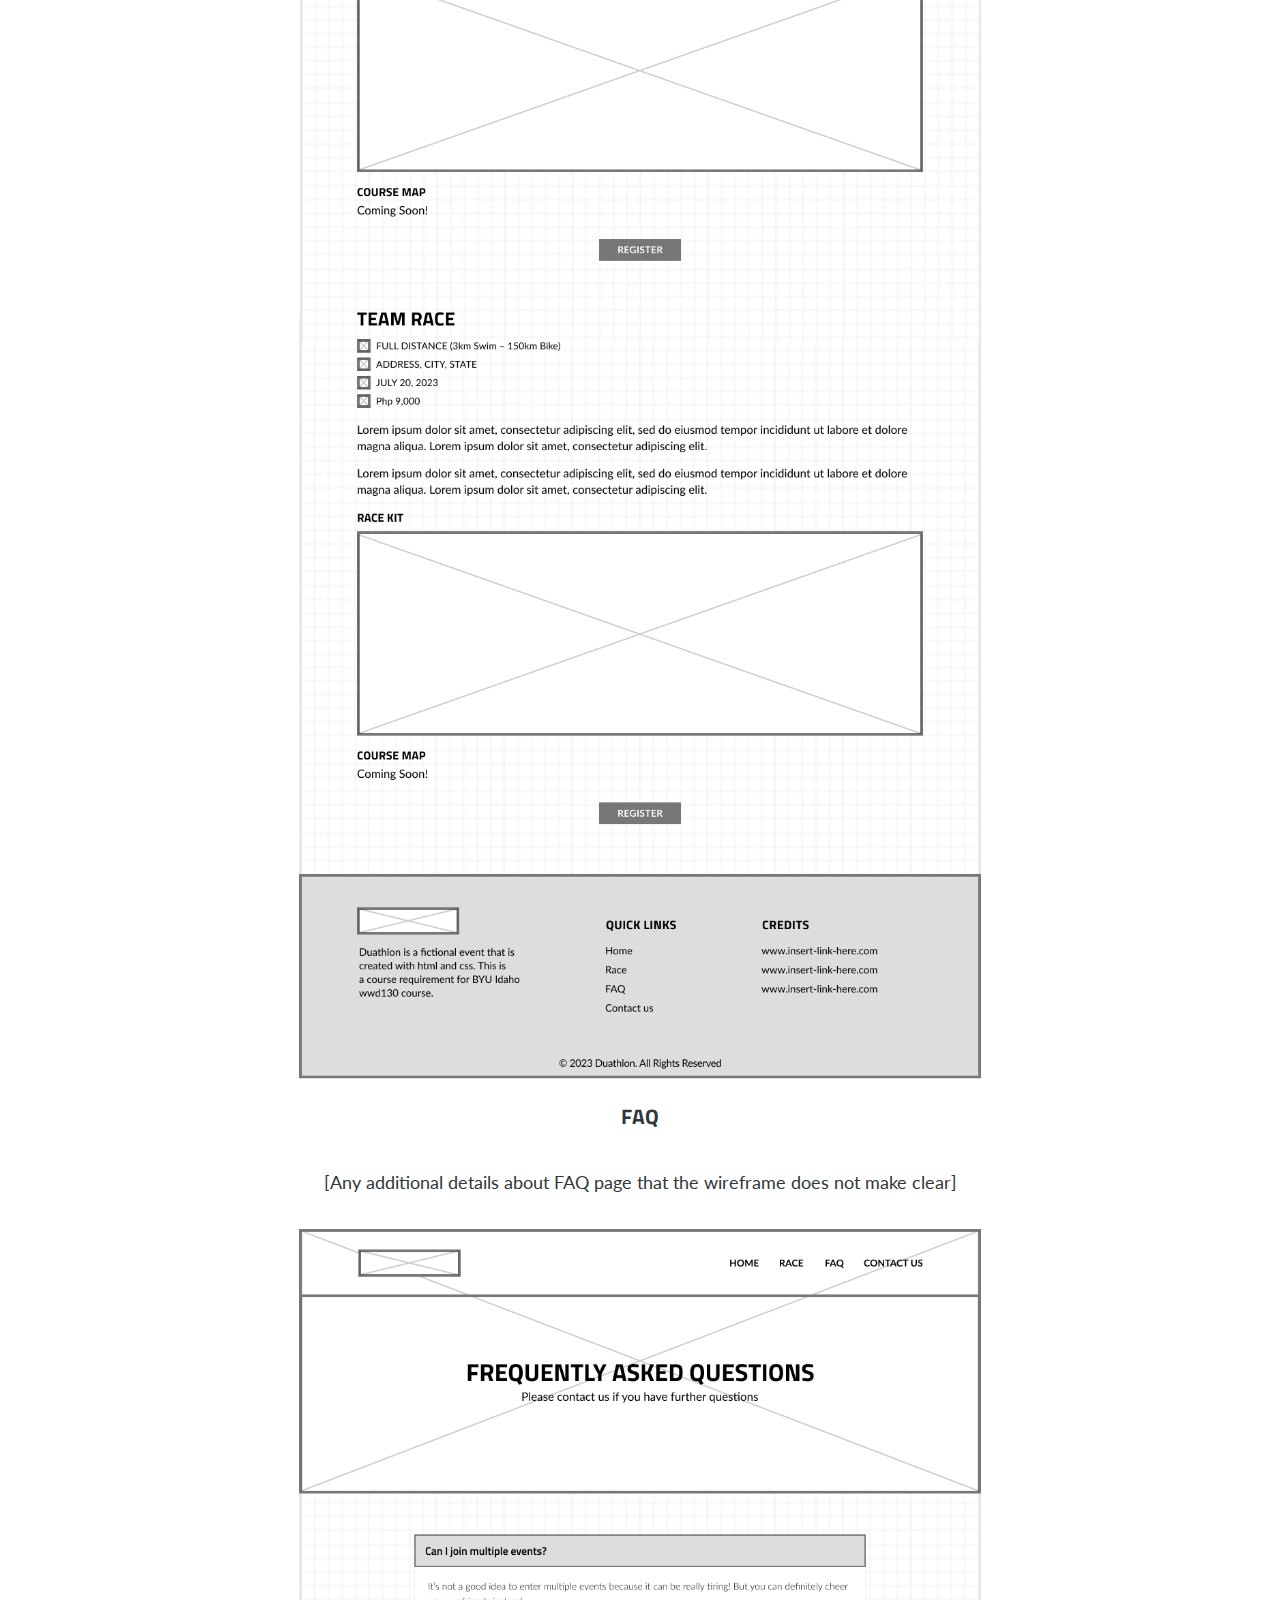
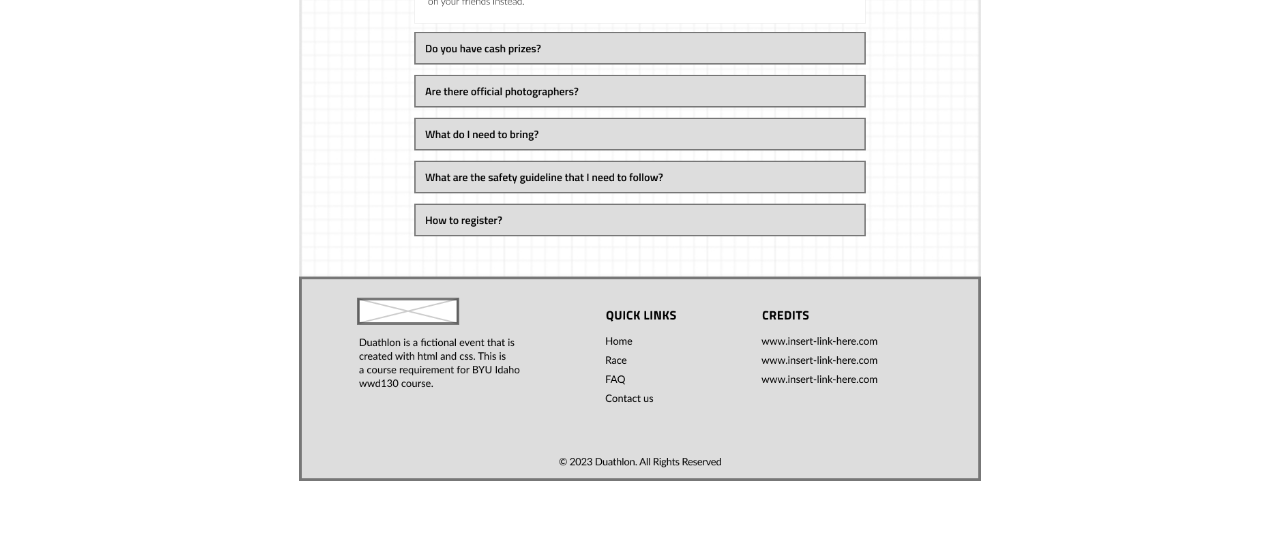
<file: duathlon/site-plan.html>
<!DOCTYPE html>
<html lang="en-us">

	<head>
		<meta charset="utf-8">
		<title>Duathlon Site Plan</title>
		<link type="text/css" rel="stylesheet" href="styles/site-plan.css">
	</head>

	<body>
		<header>
			<h1>Duathlon Site Plan</h1>
			<h2>Eunice Dimacuta</h2>
			<h2>WDD 130-Setion B1</h2>
		</header>

		<main>
			<hr>
			<h2>Overview</h2>
			<h3>Purpose</h3>
			<p>The purpose of the Duathlon website is to provide information and updates about the event and other related information to support the fictional event.</p>

			<h3>Audience</h3>
			<p>The target audience for the website includes participants, spectators, and anyone interested in the Duathlon event. People will visit the website to get information about the event, register for the race, find race results, and access other resources.</p>

			<hr>
			<h2>Branding</h2>
			<h3>Website Logo</h3>
			<img src="../duathlon/images/duathlon.png" alt="Duathlon Logo">
			
			<hr>
			<h2>Style Guide</h2>

			<h3>Color Palette</h3>
			<p>Palette URL: <a href="https://coolors.co/ed1d24-2f373b-3e474d-a7b3ba-ffffff" target="_blank">https://coolors.co/ed1d24-2f373b-3e474d-a7b3ba-ffffff</a></p>
			<table class="colors">
				<tr><th>Primary</th><th>Secondary</th><th>Accent 1</th><th>Accent 2</th><th>Accent 3</th></tr>
				<tr><td class="primary">ED1D24</td><td class="secondary">2F373B</td><td class="accent1">3E474D</td><td class="accent2">A7B3BA</td><td class="accent3">FFFFFF</td></tr>
			</table>

			<h3>Typography</h3>

			<h4>Heading Font: Titillium Web</h4>
			<h4>Paragraph Font: Lato</h4>
			<h3>Normal paragraph example</h3>
			<p>Lorem ipsum dolor sit amet, consectetur adipiscing elit, sed do eiusmod tempor incididunt ut labore et dolore magna aliqua. Ut enim ad minim veniam, quis nostrud exercitation ullamco laboris nisi ut aliquip ex ea commodo consequat. Duis aute irure dolor in reprehenderit in voluptate velit esse cillum dolore eu fugiat nulla pariatur. Excepteur sint occaecat cupidatat non proident, sunt in culpa qui officia deserunt mollit anim id est laborum.</p>
			<h3>Colored paragraph example</h3>
			<p class="colored">Lorem ipsum dolor sit amet, consectetur adipiscing elit, sed do eiusmod tempor incididunt ut labore et dolore magna aliqua. Ut enim ad minim veniam, quis nostrud exercitation ullamco laboris nisi ut aliquip ex ea commodo consequat. </p>

			<h3>Navigation</h3>
			<nav>
				<a href="./index.html">Home</a>
				<a href="./race.html">Race</a>
				<a href="./faq.html">FAQ</a>
			</nav>

			<hr>
			<h2>Site Map</h2>
			<div class="sitemap">
				<div class="sm-home">
					Home
				</div>
				<div class="sm-page2">
					Race
				</div>
				<div class="sm-page3">
					FAQ
				</div>

				<div class="top">
					&nbsp;
				</div>
				<div class="left">
					&nbsp;
				</div>
				<div class="right">
					&nbsp;
				</div>
		</div>

			<hr>
			<h2>Content</h2>
			<h3>Home page</h3>
			<p>The Duathlon website will include a page that welcomes visitors and provides an overview of the Duathlon event. It will highlight the race features. 
				The website will also include important event announcements and updates. Visitors can register for the race by clicking the buttons on the website. </p>
			<p>Images for the Home page</p>
			<img class="img-asset" src="../duathlon/images/home.png"  alt="image for Home page">
			<img class="img-asset" src="../duathlon/images/home2.png"  alt="image for Home page">

			<h3>Race</h3>
			<p>The Race page on the Duathlon website will tell you everything you need to know about the race. It will inform you of the distances you must travel as well as the various categories in which you can compete. 
				The website will include a schedule detailing when the race begins and when you must register. Participants will find guidelines and rules to ensure that everyone follows the same rules. </p>
			<p>Images for the Race page</p>
			<img class="img-asset" src="../duathlon/images/race.png" alt="image for Race page">
			<img class="img-asset" src="../duathlon/images/race2.png"  alt="image for Race page">

			<h3>FAQ</h3>
			<p>The FAQ section of the Duathlon website will answer frequently asked questions. It will explain how to register for the race and answer any questions about the registration process. 
				The website will also include information about the race's equipment, such as what shoes or clothing to wear. The website will also include safety guidelines and precautions to ensure everyone's safety throughout the event. 
				If you have any further questions, the website will provide contact information so that you can reach out and ask for help. </p>
			<p>Images for the FAQ page</p>
			<img class="img-asset" src="../duathlon/images/faq.png" alt="image for FAQ page">
			<img class="img-asset" src="../duathlon/images/faq2.png" alt="image for FAQ page">
		
			<hr>
			<h2>Wireframes</h2>
			<p>Create three wireframes for your site. One for each page and list them here</p>

			<h3>Home</h3>
			<p>[Any additional details about Home page that the wireframe does not make clear]</p>
			<img class="img-wireframe" src="../duathlon/images/Duathlon-HOME.png" alt="Home page Wireframe">

			<h3>Race</h3>
			<p>[Any additional details about Race page that the wireframe does not make clear]</p>
			<img class="img-wireframe" src="../duathlon/images/Duathlon-Race.png" alt="Race page Wireframe">

			<h3>FAQ</h3>
			<p>[Any additional details about FAQ page that the wireframe does not make clear]</p>
			<img class="img-wireframe" src="../duathlon/images/Duathlon-FAQ.png" alt="FAQ page Wireframe">
		</main>
	</body>
</html>
</file>
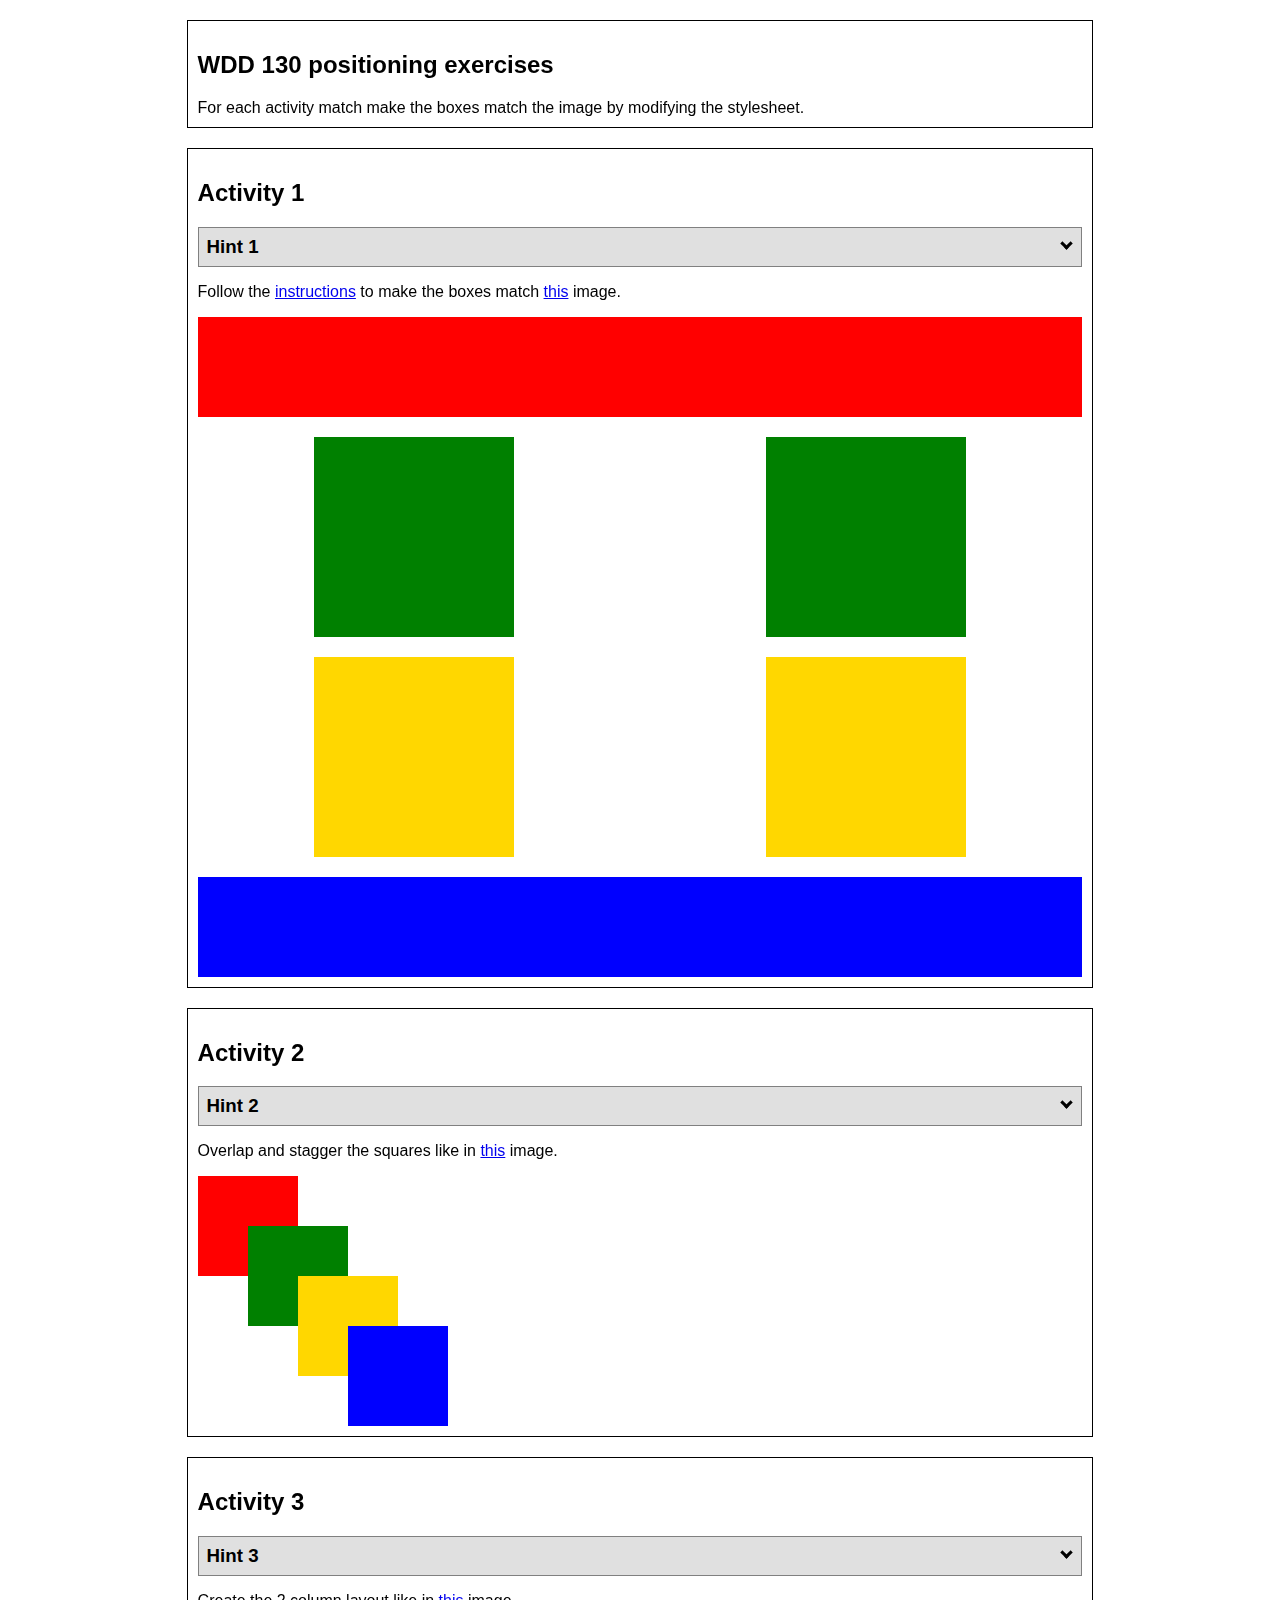
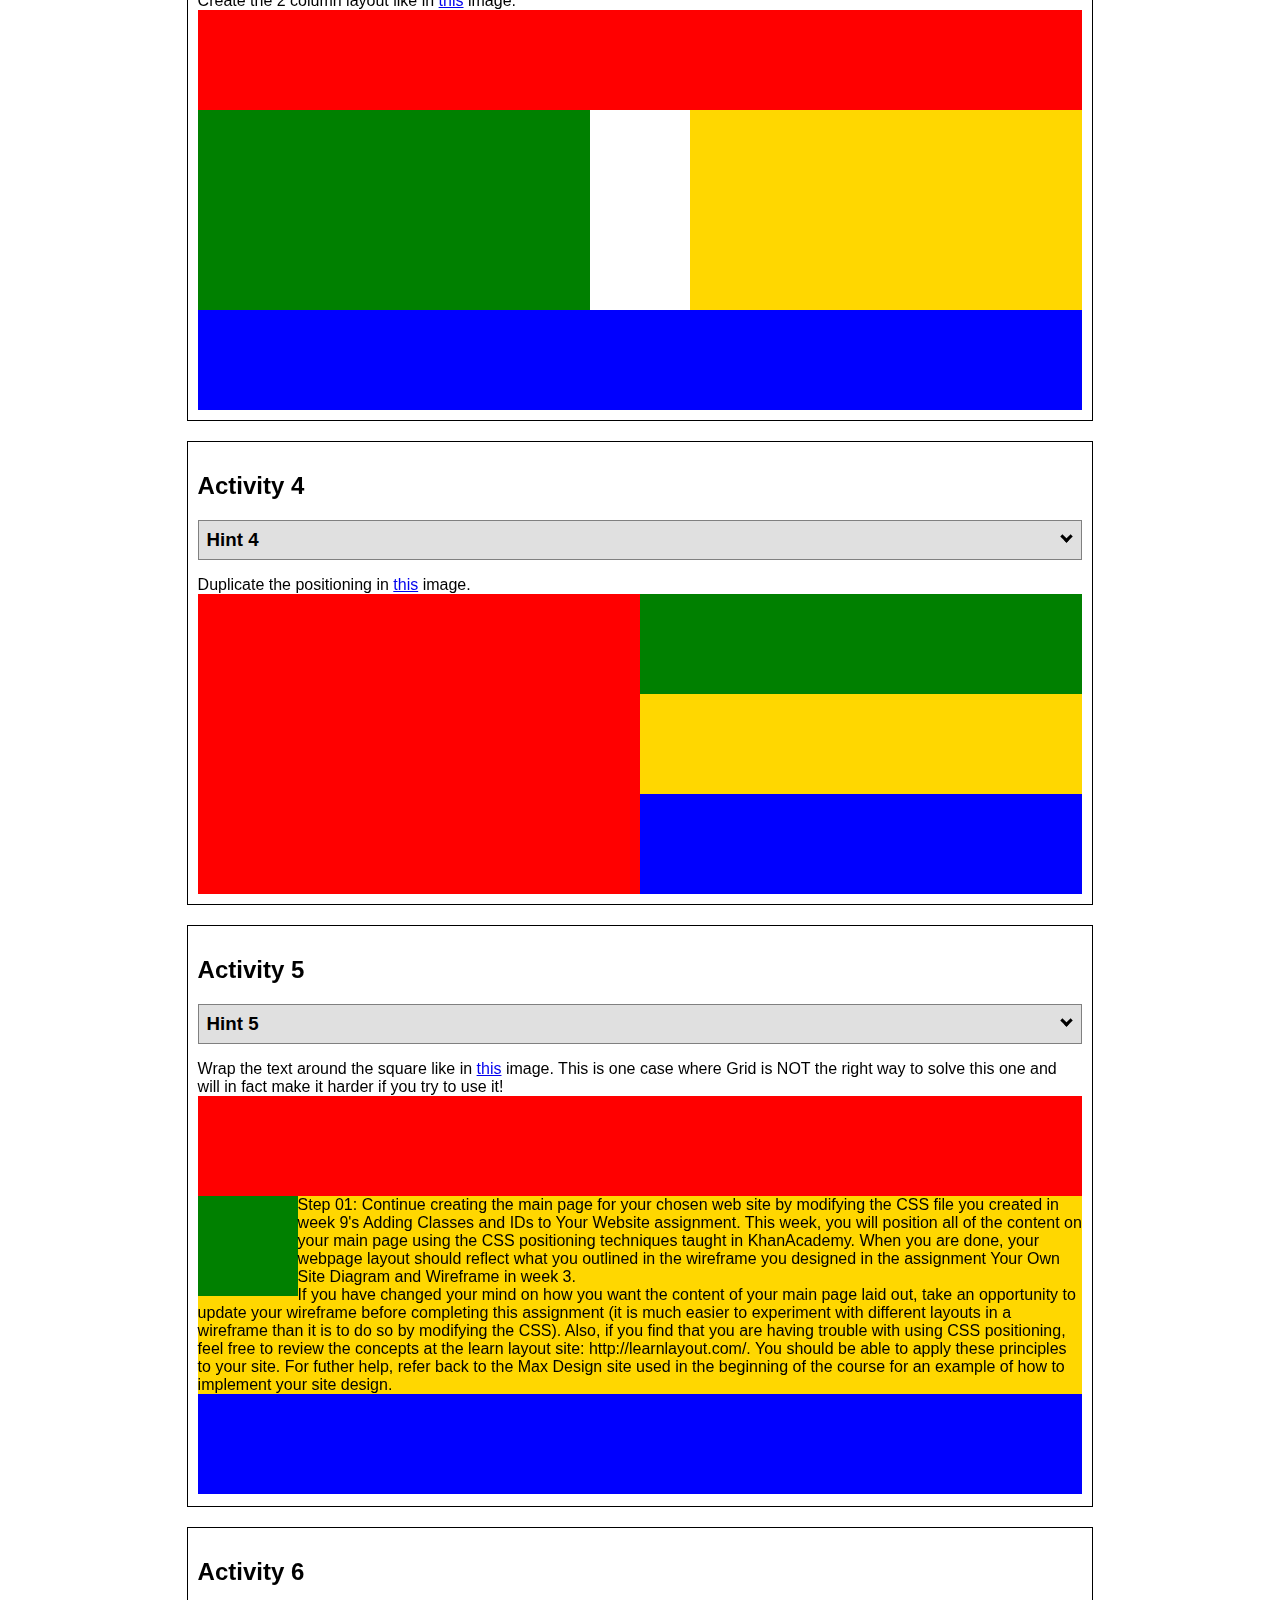
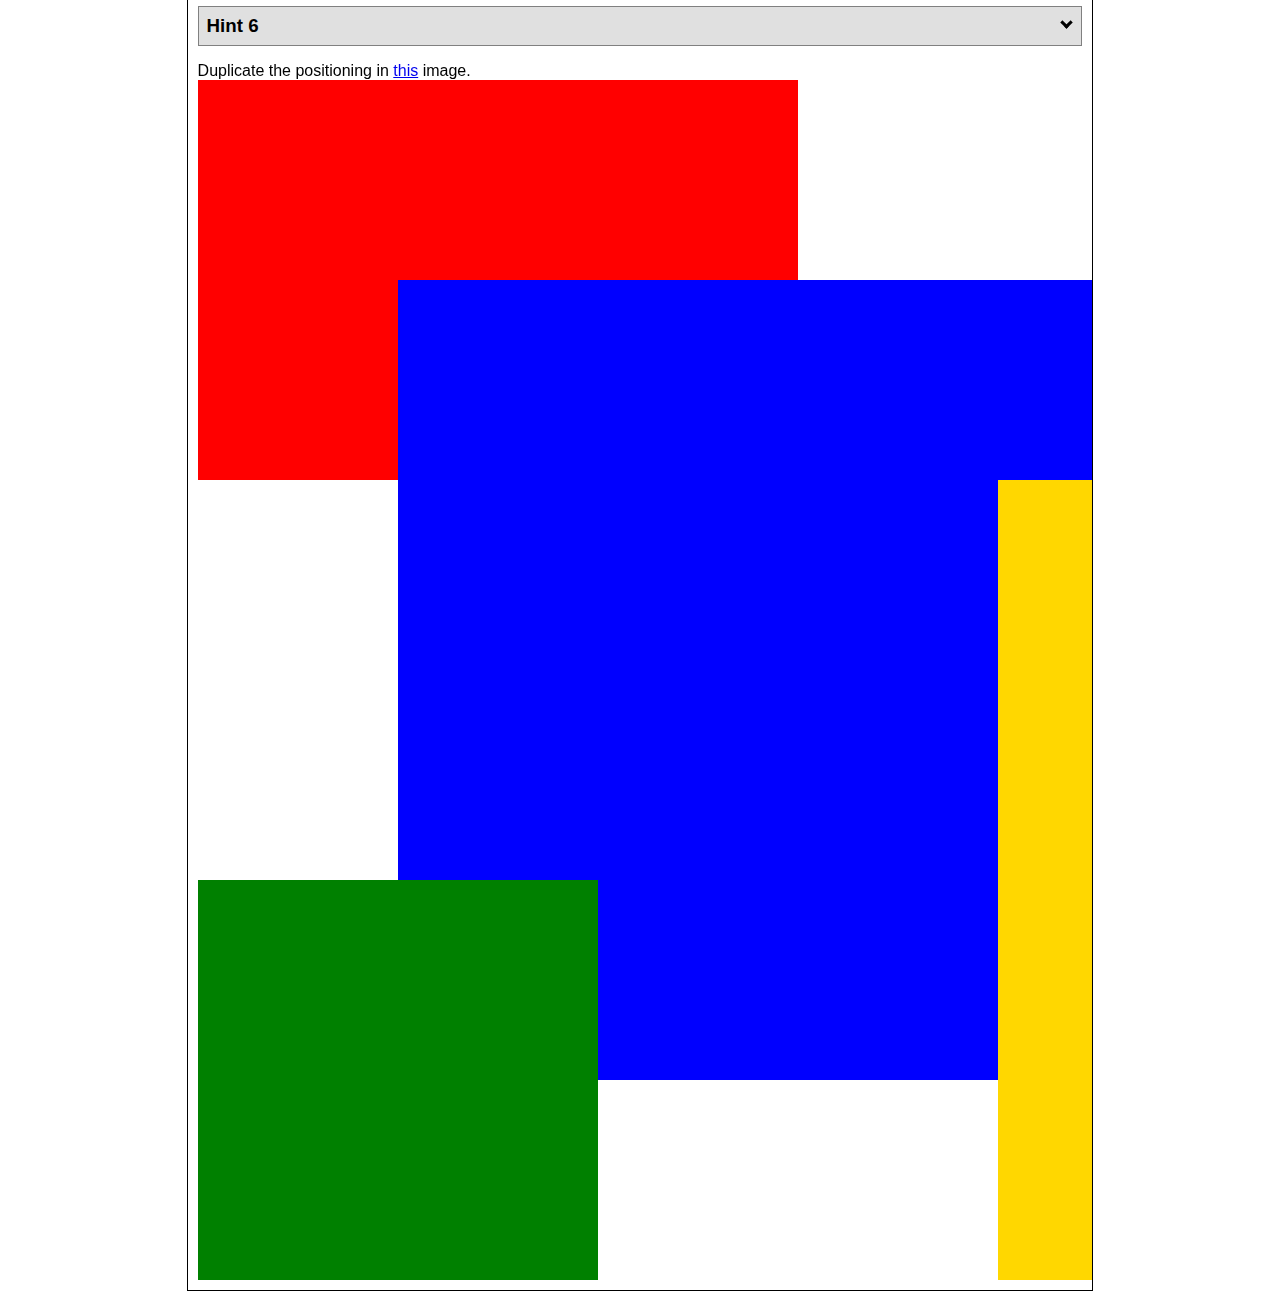
<file: positioning/positioning.html>
<!DOCTYPE html>
<html lang="en">
    <head>
        <!-- HTML - Name: positioning.html -->
        <title>Positioning Activity</title>
        <link rel="stylesheet" type="text/css" href="styles/positionstyles.css" />
    </head>
    <body>
        <div class="activity">
            <h2>WDD 130 positioning exercises</h2>
            For each activity match make the boxes match the image by modifying the stylesheet.</div>
        <div class="activity">
            <h2>Activity 1</h2>
            <section class="hint"><input type="checkbox" ><i></i> <h3>Hint 1</h3><div><p>Check out the <a href="https://byui-wdd.github.io/wdd130/activities/w06-css-positioning.html" target="_blank">activity instructions</a> in Ilearn!</p></div></section>
            <p>Follow the <a href="https://byui-wdd.github.io/wdd130/activities/w06-css-positioning.html" target="_blank">instructions</a> to make the boxes match  <a href="https://byui-wdd.github.io/wdd130/images/example1.png" target="_blank">this</a> image.</p>
            <div class="content1" >
                <div class="red1" ></div>
                <div class="green1" ></div>
                <div class="green1" ></div>
                <div class="yellow1"></div>
                <div class="yellow1"></div>
                <div class="blue1"></div>
            </div>
        </div>
        <div class="activity">
            <h2>Activity 2</h2>
            <section class="hint"><input type="checkbox" > <h3>Hint 2</h3><i></i><div>
            <ul>
            <li>grid-template-columns: 50px 50px 50px 50px 50px </li></ul></div></section>
            <p>Overlap and stagger the squares like in <a href="https://byui-wdd.github.io/wdd130/images/example2.png" target="_blank">this</a> image.</p>
            <div class="content2" >
                <div class="red2" ></div>
                <div class="green2" ></div>
                <div class="yellow2"></div>
                <div class="blue2"></div>
            </div>
        </div>
        <div class="activity">
            <h2>Activity 3</h2>
            <section class="hint"><input type="checkbox" > <h3>Hint 3</h3><i></i><div><p>This one is going to be best solved with CSS Grid. Remember to make the boxes the right width first...then start moving them around. </p><h4>Properties used:</h4><ul><li>display:grid;</li><li>grid-template-columns:</li><li>grid-column-gap:</li>
                <li>grid-column:</li>  </ul></div></section>
            Create the 2 column layout like in <a href="https://byui-wdd.github.io/wdd130/images/example3.png" target="_blank">this</a>  image.
            <div class="content3" >
                <div class="red3" ></div>
                <div class="green3" ></div>
                <div class="yellow3"></div>
                <div class="blue3"></div>
            </div>
        </div>
        <div class="activity">
            <h2>Activity 4</h2>
            <section class="hint"><input type="checkbox" > <h3>Hint 4</h3><i></i><div><p>For the others we have been primarily concerned with width. For this one you will need to adjust height as well. </p><h4>Properties used:</h4><ul><li>display:grid;</li><li>grid-template-columns:</li><li>grid-row:</li></ul></div></section>
            Duplicate the positioning in <a href="https://byui-wdd.github.io/wdd130/images/example4.png" target="_blank">this</a> image. 
            <div class="content4" >
                <div class="red4" ></div>
                <div class="green4" ></div>
                <div class="yellow4"></div>
                <div class="blue4"></div>
            </div>
        </div>
        <div class="activity">
            <h2>Activity 5</h2>
            <section class="hint"><input type="checkbox" > <h3>Hint 5</h3><i></i><div><p>Grid is <strong>not</strong> the right way to do this.  In fact there is only one way to really do that...and that is with float. Remember that we float the thing we want the text to wrap around.  Also remember to start by making all the shapes the right size and shape.</p><h4>Properties used:</h4><ul><li>float: left;</li></ul></div></section>
            Wrap the text around the square like in <a href="https://byui-wdd.github.io/wdd130/images/example5.png" target="_blank">this</a> image. This is one case where Grid is NOT the right way to solve this one and will in fact make it harder if you try to use it!
            <div class="content5" >
                <div class="red5" ></div>
                <div class="green5" ></div>
                <div class="yellow5">Step 01: Continue creating the main page for your chosen web site by modifying the CSS file you created in week 9's Adding Classes and IDs to Your Website assignment. This week, you will position all of the content on your main page using the CSS positioning techniques taught in KhanAcademy. When you are done, your webpage layout should reflect what you outlined in the wireframe you designed in the assignment Your Own Site Diagram and Wireframe in week 3. <br />
                If you have changed your mind on how you want the content of your main page laid out, take an opportunity to update your wireframe before completing this assignment (it is much easier to experiment with different layouts in a wireframe than it is to do so by modifying the CSS). Also, if you find that you are having trouble with using CSS positioning, feel free to review the concepts at the learn layout site: http://learnlayout.com/. You should be able to apply these principles to your site. For futher help, refer back to the Max Design site used in the beginning of the course for an example of how to implement your site design.</div>
                <div class="blue5"></div>
            </div>
        </div>
        <div class="activity">
            <h2>Activity 6</h2>
            <section class="hint"><input type="checkbox" > <h3>Hint 6</h3><i></i><div><p>This one is all about visualizing the grid behind the layout. If you are having a hard time doing that first: all the sizes are even multiples of 100, and second here is another example with the lines drawn: <a href="https://byui-wdd.github.io/wdd130/images/example6-hint.png" target="_blank">example 6 with lines</a>. For this one you will find it easiest if you use px for the column width. You can also use <kbd>z-index</kbd> to control the element layering.    </p><h4>Properties used:</h4><ul><li>display:grid;</li><li>grid-template-columns:</li><li>grid-column:</li><li>grid-row:</li><li><a href="https://www.w3schools.com/cssref/pr_pos_z-index.asp" target="_blank">z-index:</a></li></ul></div></section>
            Duplicate the positioning in <a href="https://byui-wdd.github.io/wdd130/images/example6.png" target="_blank">this</a> image.
            <div class="content6" >
                <div class="red6" ></div>
                <div class="green6" ></div>
                <div class="yellow6"></div>
                <div class="blue6"></div>
            </div>
        </div>
    </body>
</html>
</file>
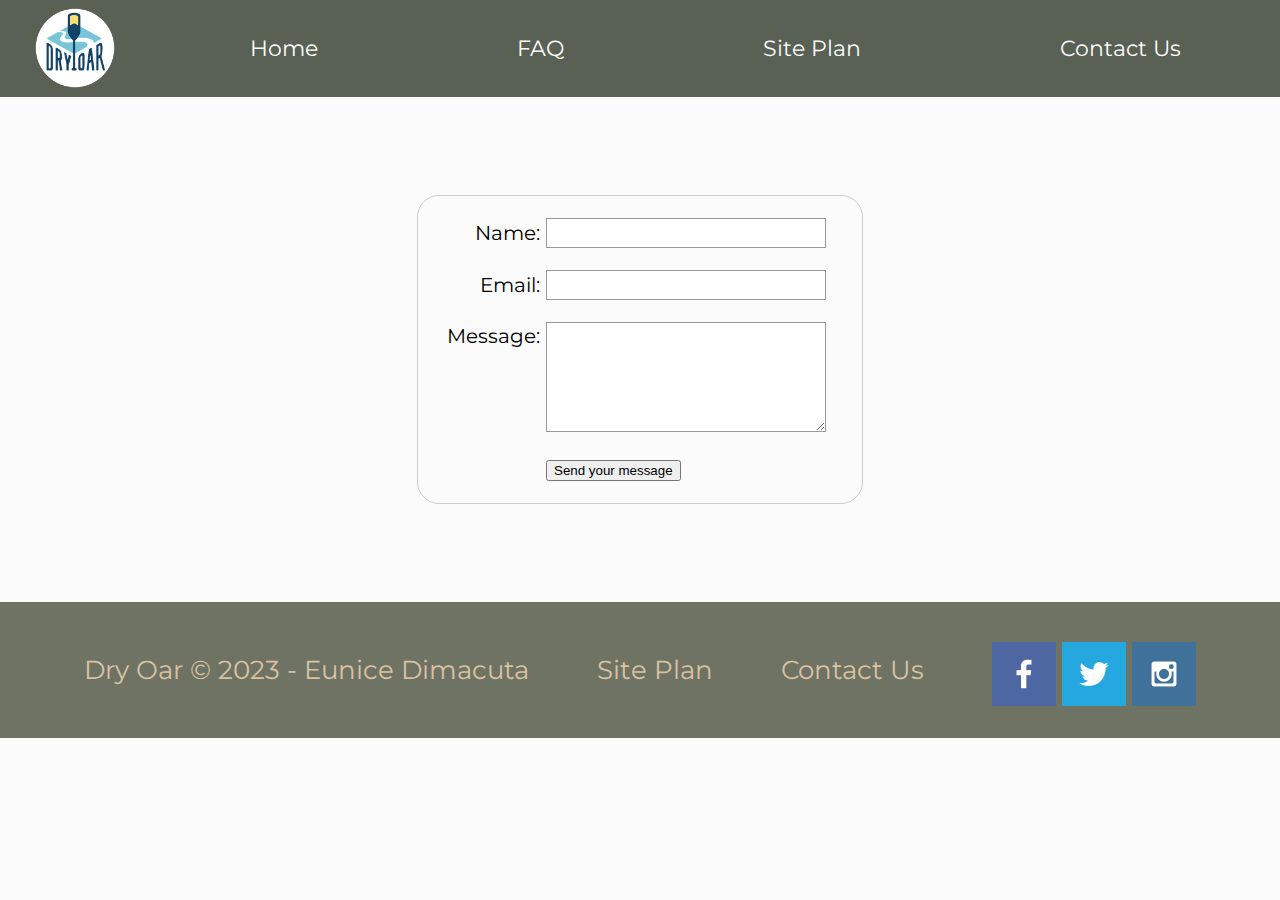
<file: wwr/contactus.html>
<!DOCTYPE html>
<html lang="en">
<head>
    <meta charset="UTF-8">
    <meta http-equiv="X-UA-Compatible" content="IE=edge">
    <meta name="viewport" content="width=device-width, initial-scale=1.0">
    <title>Whitewater Rafting Vacations | Dry Oar Boating | Contact Us</title>
    <link rel="stylesheet" href="styles/styles.css">
</head>
<body>
    <div id="content">
        <header>
            <a id="logo_link" href="index.html">
                <img  class="logo" src="images/logo.png" alt="Dry Oar Logo">
            </a>
            <nav>
                <a href="index.html">Home</a>
                <a href="faq.html">FAQ</a>
                <a href="site-plan-rafting.html">Site Plan</a>
                <a href="contactus.html">Contact Us</a>
            </nav>
        </header>
        
        <main class="contact-form">
            <div id="feedback"></div>
            <form action="/my-handling-form-page" method="post">
                <ul>
                    <li>
                        <label for="name">Name:</label>
                        <input type="text" id="name" name="user_name" />
                    </li>
                    <li>
                        <label for="mail">Email:</label>
                        <input type="email" id="mail" name="user_email" />
                    </li>
                    <li>
                        <label for="msg">Message:</label>
                        <textarea id="msg" name="user_message"></textarea>
                    </li>
                    <li class="button">
                        <button type="submit">Send your message</button>
                      </li>
                </ul>
              </form>
        </main>

        <footer>
            <p>Dry Oar &copy; 2023 - Eunice Dimacuta</p>
            <p><a href="site-plan-rafting.html">Site Plan</a></p>
            <p><a href="contactus.html">Contact Us</a></p>
            <div class="social">
                <a href="https://facebook.com" target="_blank">
                    <img src="images/facebook.png" alt="fb icon">
                </a>
                <a href="https://twitter.com" target="_blank">
                    <img src="images/twitter.png" alt="twitter icon">
                </a>
                <a href="https://instagram.com" target="_blank">
                    <img src="images/instagram.png" alt="instagram icon">
                </a>
            </div>
        </footer>
    </div>
</body>
<script>
    const feedbackElement = document.getElementById('feedback');
    const formElement = document.forms[0];
  
    formElement.addEventListener('submit', function(e) {
        e.preventDefault();
        feedbackElement.innerHTML = 'Hello '+ formElement.user_name.value +'! Thank you for your message. We will get back with you as soon as possible!';
        feedbackElement.style.display = "block";
        document.body.classList.toggle('moveDown');
    });
</script>
</html>
</file>
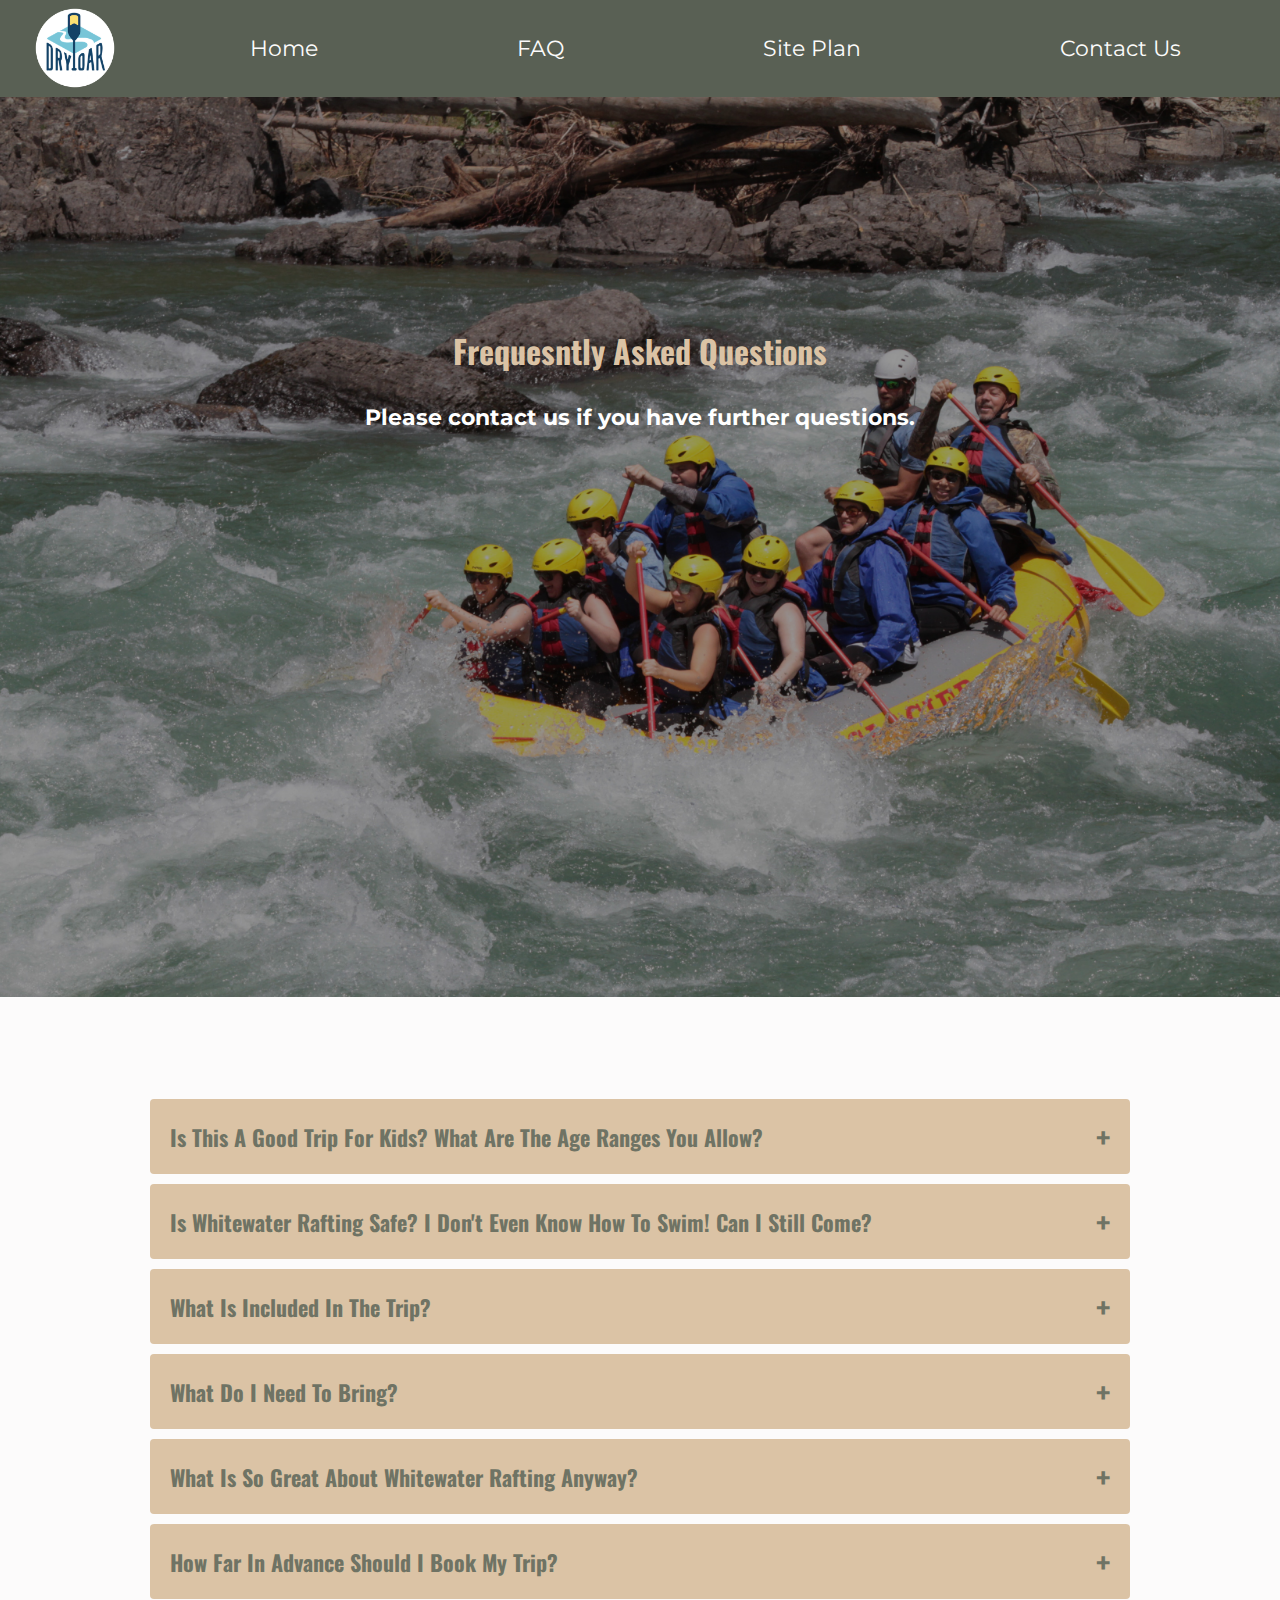
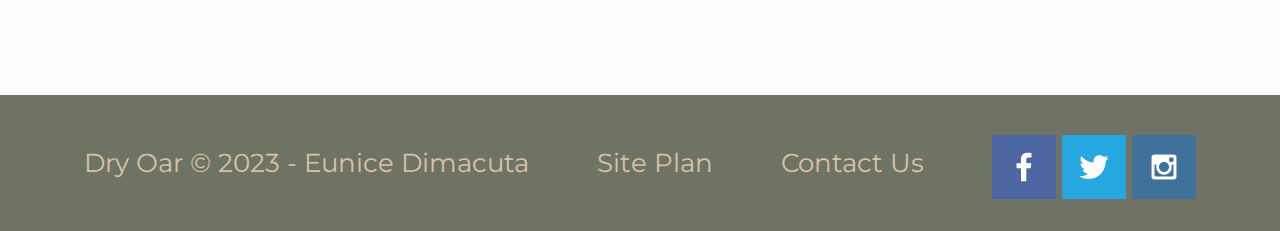
<file: wwr/faq.html>
<!DOCTYPE html>
<html lang="en">
<head>
    <meta charset="UTF-8">
    <meta http-equiv="X-UA-Compatible" content="IE=edge">
    <meta name="viewport" content="width=device-width, initial-scale=1.0">
    <title>Whitewater Rafting Vacations | Dry Oar Boating | FAQ</title>
    <link rel="stylesheet" href="styles/styles.css">
</head>
<body>
    <div id="content">
        <header>
            <a id="logo_link" href="index.html">
                <img  class="logo" src="images/logo.png" alt="Dry Oar Logo">
            </a>
            <nav>
                <a href="index.html">Home</a>
                <a href="faq.html">FAQ</a>
                <a href="site-plan-rafting.html">Site Plan</a>
                <a href="contactus.html">Contact Us</a>
            </nav>
        </header>
        <div id="faq-hero">
            <div id="faq-hero-box">
                <img id="faq-img" src="images/faq.jpg" alt="People enjoying white water rafting">
            </div>
            <section id="faq-hero-msg">
                <h1 class="faq-title">Frequesntly Asked Questions</h1>
                <h4>Please contact us if you have further questions.</h4>
            </section>
        </div>

        <div class="faq">
            <div class="faq-item">
                <input type="checkbox" id="faq1">
                <label for="faq1" class="faq-item-question">
                    <span class="icon"></span>Is this a good trip for kids? What are the age ranges you allow?
                </label>
                <div class="faq-item-text">
                    <p>Absolutely this is a good trip for children of all ages. We have found however that children over the age of 8 seem to enjoy it more overall (And parents especially enjoy it more if their children are all over 8). A common concern we get from parents is that their children will be bored stuck on a boat for hours at a time. Surprisingly we deal with very few bored children of any age. The areas we are rafting through are some of the most beautiful in the world, and you never know what you might see around any corner. Not to mention the rapids which keep things very interesting. Each boat also comes equipped with a guide. It has been proven that river guides are unable to go for very long at all without telling stories...some of which are even true!</p>
                </div>
            </div>
            <div class="faq-item">
                <input type="checkbox" id="faq2">
                <label for="faq2" class="faq-item-question">
                    <span class="icon"></span>Is whitewater rafting safe? I don't even know how to swim! Can I still come?
                </label>
                <div class="faq-item-text">
                    <p>As with all adventure sports, there is an inherent and assumed element of risk. To help ensure your safety, our guides are all certified in Wilderness First aid and all start with at least 3 years of rafting experience. The most common injuries are sunburns and injuries that occur on land.</p>
                    <p>Everyone on commercial rafting trips wears coast guard approved life vest or personal flotation device (PFD). Many non swimmers go on rafting trips and have a great time. Your guide will give you an in depth and engaging safety talk before your trip begins explaining what you should prepare for and do in the event that you fall out of the raft.</p>
                </div>
            </div>
            <div class="faq-item">
                <input type="checkbox" id="faq3">
                <label for="faq3" class="faq-item-question">
                    <span class="icon"></span>What is included in the trip?
                </label>
                <div class="faq-item-text">
                    <p>We will provide all necessary camping equipment. This includes a sleeping bag, foam pad, waterproof duffle bag, small waterproof day bag, tent and a cot, eating utensils and camping chair.</p>
                    <p>We provided water and lemonade during the day. Coffee, tea and hot chocolate are provided during the morning and evening hours. You may bring beer, liquor and soft drinks (in reasonable amounts, 2 cans per day). You may purchase these items either the night before the trip, or on your way to the put-in. 3 meals per day, plus snacks</p>
                </div>
            </div>
            <div class="faq-item">
                <input type="checkbox" id="faq4">
                <label for="faq4" class="faq-item-question">
                    <span class="icon"></span>What do I need to bring?
                </label>
                <div class="faq-item-text">
                    <p>The most effective way to plan for temperature and weather changes in the Canyon is to be prepared for both hot & dry and cold & wet Rain jacket and rain pants- do not bring ponchos Quick dry shirts and shorts long sleeve cotton shirt and pants- helps keep you cooler on hot days. Button down shirts provide more sun protection on the neck Light Weight Cotton Pant, Nylon Pant or Sarong the best thing for men to wear are swim trunks as shorts if you are cold natured, bring polypropylene long underwear top and bottom Women wear swim suits or quick dry underwear and sport bras as a base layer during the day. Over the base layer, wear a pair of quick dry shorts and the shirt of your choice (polypropylene if you are cold, cotton if you are hot). Two piece swim suits are convenient when changing or going to the bathroom. hat- large brim hat offers protection from the sun with a good quality strap. Sunglasses with strap socks- used for hiking and to protect your feet from the sun. sandals or water shoes- if not used to hiking in these, bring a pair of shoes you have hiked in before camper wear: Bring something comfortable to wear around camp. Cotton dresses, skirts and sarongs are all popular options. Sleep wear: You might choose to sleep in your camp wear. Otherwise, you might like to bring something comfortable to sleep in. water bottle small day pack for hikes moisturizing lotion headlamp or flashlight moleskin waterproof sunscreen and lip balm optional items: gloves fleece jacket towel bandana small pillow hygiene products: toothpaste, toothbrush, tissue, nail clippers, feminine hygiene products, extra eyeglasses or contacts, biodegradable soap and shampoo camera equipment book, watercolors, journal and pen</p>
                </div>
            </div>
            <div class="faq-item">
                <input type="checkbox" id="faq5">
                <label for="faq5" class="faq-item-question">
                    <span class="icon"></span>What is so great about whitewater rafting anyway?
                </label>
                <div class="faq-item-text">
                    <p>Are you kidding me! What's not great about whitewater rafting!...Let's describe a common day on the river.</p>
                    <p>Arise in the soft light of the early morning after a night spent sleeping under a beautiful starry sky. Have a hearty warm breakfast of fresh blueberry pancakes or omelets to order, then pack your things and prepare for the day. The day is filled with some combination of swift water, rapids, calms, hikes, history, geology, stories, and more good food. We try to hit camp around 4 or 5, after setting up your cot you can relax with a good book or good company by the river, or explore around camp while your guides prepare your dinner...something perhaps like steak and potatoes, or grilled salmon...and dutch oven brownies...you won't forget the dutch oven brownies. After dinner it's more relaxing, and you might even be able to talk your guide into another story or two to send you off to bed under more stars than you thought were possible.</p>
                </div>
            </div>
            <div class="faq-item">
                <input type="checkbox" id="faq6">
                <label for="faq6" class="faq-item-question">
                    <span class="icon"></span>How far in advance should I book my trip?
                </label>
                <div class="faq-item-text">
                    <p>If you have specific dates you need, we recommend booking a year in advance. If you can be more flexible 6 months in advance is usually sufficient.</p>
                </div>
            </div>
        </div>
        
        <footer>
            <p>Dry Oar &copy; 2023 - Eunice Dimacuta</p>
            <p><a href="site-plan-rafting.html">Site Plan</a></p>
            <p><a href="contactus.html">Contact Us</a></p>
            <div class="social">
                <a href="https://facebook.com" target="_blank">
                    <img src="images/facebook.png" alt="fb icon">
                </a>
                <a href="https://twitter.com" target="_blank">
                    <img src="images/twitter.png" alt="twitter icon">
                </a>
                <a href="https://instagram.com" target="_blank">
                    <img src="images/instagram.png" alt="instagram icon">
                </a>
            </div>
        </footer>
    </div>
</body>
</html>
</file>
<file: aboutme/styles/main.css>
@import url('https://fonts.googleapis.com/css2?family=Montserrat:wght@400;600;700&display=swap');
body {
    margin: 0;
    position: absolute;
    top: 50%;
    left: 50%;
    transform: translate(-50%, -50%);
    max-width: 640px;

    font-family: 'Montserrat', sans-serif;
    font-size: 18px;
    line-height: 1.7;
    text-align: center;
    margin: 0 auto;
}
.profile-image {
    border-radius: 50%;
    border: 0.5rem solid #dcdcdc;
    height: 16rem;
}
.profile-name {
    color: #df0f4d;
    font-weight: 700;
}
</file>
<file: wwr/styles/styles.css>
@import url('https://fonts.googleapis.com/css2?family=Montserrat:wght@400;500;600;700&family=Oswald:wght@400;600;700&display=swap');

:root {
    --heading-font: 'Oswald', 'Rock Salt', 'Bradley Hand', sans-serif;
    --paragraph-font: 'Montserrat', Raleway, Arial, sans-serif;
}

header {
    background-color:rgba(20,30,13, .7);
    display: grid;
    grid-template-columns: 150px auto;
}
#logo_link {
    padding-top: 5px;
    justify-self: center;
    align-self: center;
}
nav {
    display: flex;
    justify-content: space-around;
}
nav a {
    text-decoration: none;
    color: #fcfbfb;
    text-align: center;
    padding: 35px;
}
nav a:hover {
    background-color: black;
}
body {
    background-color: #fcfbfb;
    font-family: var(--paragraph-font);
    font-size: 22px;
    margin: 0;
    padding: 0;
}
#content {
    max-width: 1600px;
    margin: 0 auto;
}
/* HOME  */
#hero,
#faq-hero {
    display: grid;
    grid-template-columns: 1fr 3fr 1fr;
    margin-top: -100px; 
}
#hero-box,
#faq-hero-box {
    grid-column: 1/4;
    grid-row: 1/3;
    z-index: -1;
}
#hero-msg,
#faq-hero-msg {
    grid-column: 2/3;
    grid-row: 1/2;
    margin-top: 100px;
}
#hero-msg h4,
#faq-hero-msg h4 {
    color: white;
}
#hero-msg h1, 
#hero-msg h4,
#faq-hero-msg h1, 
#faq-hero-msg h4,
.button-box,
main section {
    text-align: center;
}
.home-title,
.faq-title {
    color: #dbc3a5;
    font-family: var(--heading-font);
    font-size: 2em;
    margin-top: 10px;
}
h2 {
    font-family: var(--heading-font);
    margin: 0;
}
#hero-img,
#faq-img {
    width: 100%;
}
.logo {
    width: 80px;
}
main {
    margin-bottom: 200px ;
}
main section img {
    box-sizing: border-box;
}
.card-img, .mountains {
    width: 100%;
}   
.card-img {
    border: 10px solid #d9c2a3;
    transition: transform .5s;
    box-shadow: 5px 5px 10px #6f7364;
}
.card-img:hover {
    opacity: .6;
    transform: scale(1.1);
}
.icon {
    width: 80px;
    padding-top: 10px;
}
.home-grid {
    display: grid;
    grid-template-columns: repeat(10, 1fr);
    grid-gap: 10px;
}
.rivers-card, 
.camping-card, 
.rapids-card {
    margin: 200px 0;
}
.rivers-card {
    grid-column: 2/4;
    grid-row: 2/3;
}
.camping-card {
    grid-column: 5/7;
    grid-row: 2/3;
}
.rapids-card {
    grid-column: 8/10;
    grid-row: 2/3;
}
#background {
    grid-column: 1/11;
    grid-row: 4/9;
}
.mountains {
    width: 100%;
    grid-column: 2/7;
    grid-row: 5/8;
    box-shadow: 5px 5px 10px #6f7364;
}
.book,
.join {
    background-color: #d9c2a3;
    color: black;
    font-size: 18px;
    text-decoration: none;
    padding: 15px 30px;
    margin-top: 50px;
    border-radius: 5px;
}
.book:hover,
.join:hover {
    background-color: black;
    color: #dbc3a5;
}
#background {
    height: 725px;
    background-color: #dbc3a5;
}
.msg {
    background-color: #6f7364;
    color: #fff;
    padding: 35px;
    grid-column: 6/10;
    grid-row: 6/7;
    box-shadow: 5px 5px 10px #6f7364;
}
.msg p {
    font-size: .8em;
    padding-bottom: 15px;   
}
/* FAQ */
.faq {
    display: flex;
    flex-direction: column;
    max-width: 980px;
    min-width: 320px;
    padding: 0 24px;
    margin: 96px auto 96px auto;
}
#faq-img {
    height: 50vh;
    object-fit: cover;
}
.faq-item {
    background: #dbc3a5;
    border-radius: 4px;
    margin-top: 10px;
}
.faq-item .faq-item-question {
    display: flex;
    position: relative;
    width: 100%;
    color: #6f7364;
    font-family: var(--heading-font);
    font-weight: bold;
    font-size: 1em;
    text-transform: capitalize;
    align-items: center;
    box-sizing: border-box;
    cursor: pointer;
    justify-content: space-between;
    flex-direction: row-reverse;
    padding: 14px 20px;
    margin: 0;
}
.faq-item .faq-item-text {
    display: none;
    font-family: var(--paragraph-font);
    font-size: .8em;
    line-height: 1.3;
    color: #333;
    background: #fcfbfb;
    padding: 10px 20px 20px;
    box-sizing: border-box;
}
.faq-item input[type=checkbox] {
    position: absolute;
    height: 0;
    width: 0;
    opacity: 0;
}
.faq-item input[type=checkbox]:checked ~ .faq-item-text {
    display: block;
}
.faq-item input[type=checkbox]:checked ~ .faq-item-question .icon:after {
    content: "-";
    color: #fff;
}
.faq-item input[type=checkbox]:checked ~ .faq-item-question {
    background: #6f7364;
    color: #fff;
}
.faq-item input[type=checkbox] ~ .faq-item-question .icon:after {
    content: "+";
}
.faq-item:first-child {
    margin-top: 0;
}
.faq-item .icon {
    font-size: 32px;
    text-align: right;
    padding-top: 0;
}
/* CONTACT US */
main.contact-form {
    margin: 98px 0;
}
form {
    margin: 0 auto;
    width: 400px;
    padding: 1em;
    border: 1px solid #ccc;
    border-radius: 1em;
}
ul {
    list-style: none;
    padding: 0;
    margin: 0;
}
form li + li {
    margin-top: 1em;
}
label {
    font-family: (--paragraph-font);
    font-size: 20px;
    display: inline-block;
    width: 100px;
    text-align: right;
}
input,
textarea {
    font-family: (--paragraph-font);
    font-size: 1em;
    width: 280px;
    box-sizing: border-box;
    border: 1px solid #999;
}
input:focus,
textarea:focus {
    border-color: #000;
}
textarea {
    vertical-align: top;
    height: 5em;
}
.button {
    padding-left: 90px;
}
button {
    margin-left: 1.2em;
}
#feedback {
    background-color: antiquewhite;
    position: absolute;
    top: 0;
    left: 0;
    right: 0;
    padding: .5em;
    display: none;      
}
.moveDown {
    margin-top: 3em;
}
footer {
    background-color: #6f7364;
    padding: 25px 50px;
    display: flex;
    justify-content: space-around;
    align-items: center;
}
footer p {
    color: #d9c2a3;
    font-size: 1.2em;
}
footer a {
    color: #d9c2a3;
    text-decoration: none;
}
footer .social img {
    padding-top: 15px; 
}
@media screen and (max-width: 1280px) {
    #faq-hero {
        margin-top: 0;
    }
    #faq-img {
        height: 100vh;
    }
    #faq-hero-msg {
        margin-top: 0;
    }
    .faq-title {
        font-size: 32px;
        margin-top: 30%;
    }
}
@media screen and (max-width: 1180px) {
    #faq-img {
        height: 60vh;
    }
    .faq-title {
        margin-top: 20%;
    }
}
@media screen and (max-width: 1080px) {
    #faq-img {
        height: 60vh;
    }
    .faq-title {
        margin-top: 30%;
    }
}
@media screen and (max-width: 980px) {
    #faq-img {
        height: 60vh;
    }
    .faq-title {
        margin-top: 15vh;
    }
}
@media screen and (max-width: 900px) {
    #hero, .home-grid {
        display: block;
        height: auto;
    }
    nav, footer {
        flex-direction: column;
    }
    nav a {
        display: block;
        padding: 15px;
    }
    #hero {
        margin-top: 0;
    }
    #hero-msg {
        margin-top: 0;
    }
    #hero-msg h4 {
        display: none;
    }
    .home-title {
        font-size: 25px;
        color: #6f7364;
    }
    .rivers-card, .camping-card, .rapids-card { 
        margin: 50px auto;
        width: 60%;
    }
    #background {
        display: none;
    }
    .mountains, .msg {
        width: 80%;
        display: block;
        margin: 0 auto;
    }
    footer {
        margin-top: 25px;
    }
}
@media screen and (max-width: 767px) {
    #faq-img {
        height: 100vh;
    }
    .faq-title {
        margin-top: 30vh;
    }
}
@media screen and (max-width: 540px) {
    #faq-img {
        height: 70vh;
    }
    .faq-title {
        margin-top: 20vh;
    }
    form {
        max-width: 300px;
        margin:  0 auto;
    }
    form li  {
        display: block;
    }
    label {
        width: 100%;
        text-align: left;
    }
    input,
    textarea {
        width: 100%;
    }
    .button {
        padding-left: 0;
    }
    button {
        margin-left: 0;
    }
}
</file>
<file: duathlon/styles/styles.css>
@import url('https://fonts.googleapis.com/css2?family=Lato:ital,wght@0,300;0,400;0,700;0,900;1,300;1,400;1,700;1,900&family=Titillium+Web:ital,wght@0,400;0,600;0,700;0,900;1,400;1,600;1,700&display=swap');

:root {
    --heading-font: 'Titillium Web', sans-serif;
    --paragraph-font: 'Lato', sans-serif;

    --primary-color: #ED1D24;
    --secondary-color: #2F373B;
    --accent1-color: #3E474D;
    --accent2-color: #A7B3BA;
    --accent3-color: #FFFFFF;
}

body {
    background-color: #f8f9f9;
    font-family: var(--paragraph-font);
    font-size: 18px;
    line-height: 1.4;
    margin: 0;
}
h2 {
    font-family: var(--heading-font);
    font-size: 36px;
    line-height: 1;
    margin: 0;
}
a {
    text-decoration: none;
}
.btn {
    font-family: var(--paragraph-font);
    background: var(--primary-color);
    color: var(--accent3-color);
    border: 1px solid var(--primary-color);
    font-size: 16px;
    font-weight: 700;
    text-transform: uppercase;
    line-height: 1.19;
    padding: 16px 48px;
    outline: none;
}
.btn:hover,
.btn:focus {
    background: var(--secondary-color);
    border: 1px solid var(--secondary-color);
}
.text-center {
    text-align: center;
}
.mt-24 {
    margin-top: 24px;
}
.mt-32 {
    margin-top: 32px;
}
.mt-80 {
    margin-top: 80px;
}
.mr-100 {
    margin-right: 100px;
    margin-top: auto;
    margin-bottom: auto;
}
.site-container {
	max-width: 1140px;
	margin: 0 auto;
}
.site-hero {
    background-position: 50% 50%;
    background-repeat: no-repeat;
    background-size: cover;
    height: auto;
    overflow: hidden;
    position: relative;
    width: 100%;
}
@media screen and (min-width: 640px) {
    .site-hero {
        background-position: 50% 55%;
        height: 300px;
    }
    .home-hero {
        background-position: 50% 40% !important;
    }
}
@media screen and (min-width: 1366px) {
    .site-hero {
        height: 450px;
    }
}
.site-hero:after {
    background-color: rgba(0, 0, 0, 0.2);
    bottom: 0;
    content: "";
    left: -2000%;
    position: absolute;
    right: -2000%;
    top: 0;
    z-index: 1;
}
.site-hero-container {
    box-sizing: border-box;
    height: auto;
    padding: 100px 50px;
    position: relative;
    text-align: center;
    z-index: 2;
}
@media screen and (min-width: 640px) {
    .site-hero-container {
        height: 100%;
    }
}
@media screen and (max-width: 980px) {
    .site-hero-title {
        margin-top: 0;
    }
}
.site-hero-title {
    color: white;
    font-family: var( --heading-font);
    font-size: 48px;
    font-weight: bold;
    line-height: 1;
    letter-spacing: 1px;
    margin-bottom: 0;
}
.site-hero-subtitle {
    color: white;
    font-family: var(--paragraph-font);
    letter-spacing: 1px;
}

/* HEADER */
header {
    box-shadow: inset 0 -1px #d1d1d1;
}
.site-header { 
    display: flex;
    justify-content: space-between;
    max-width: 1140px;
    margin: 0 auto;
    padding: 10px 24px;
}
.site-identity a {
    display: inline-block;
    margin: 16px 0 8px 0;
}
.site-navigation ul, 
.site-navigation li {
    margin: 0; 
    padding: 0;
}
.site-navigation li {
    display: inline-block;
    font-family: var(--paragraph-font);
    font-size: 16px;
    font-weight: 700;
    text-transform: uppercase;
    line-height: 1.5;
    margin: 16px 24px;
    /* margin: 1.4em 1em 1em 1em; */
}
.site-navigation li:last-child {
   margin-right: 0;
}
.site-navigation li a {
    text-decoration: none;
    color: #000;
}
.site-navigation li a.active,
.site-navigation li a:hover {
    border-bottom: 4px solid var(--primary-color);
}

/* HOME */
.site-about-row {
    display: grid;
    grid-template-columns: 1fr 1fr;
    gap: 16px;
    padding-top: 100px !important;
    padding: 100px 0 50px 0px;
}
.site-about-row img {
    position: relative;
    width: 100%;
    height: auto;
    background-repeat: no-repeat;
    background-size: cover;
    overflow: hidden;
}
.site-choose-your-race {
    padding: 50px 0 100px 0;
}
.site-choose-your-race h2 {
   margin-bottom: 40px;
}
.site-choose-your-race .figure {
    background-color: #1d1d1d;
    color: #efefef;
    background: #1d1d1d;
    display: inline-block;
    margin: 10px;
    max-width: 280px;
    min-width: 230px;
    overflow: hidden;
    position: relative;
    text-align: center;
    width: 100%;
}
.site-choose-your-race .figure * {
    transition: transform .5s ease;
}
.site-choose-your-race .figure img {
    max-width: 100%;
    vertical-align: top;
    filter: opacity(75%);
}
.site-choose-your-race .figure figcaption {
    position: absolute;
    top: 0;
    right: 0;
    bottom: 0;
    left: 0;
    display: flex;
    flex-direction: column;
    justify-content: flex-end;
    text-align: left;
    padding: 16px;
}
.site-choose-your-race .figure h3 {
    font-family: var( --heading-font);
    font-weight: bold;
    font-size: 24px;
    line-height: 1;
    letter-spacing: 1px;
    text-align: center;
    margin: 0;
}
.site-choose-your-race .figure a {
    position: absolute;
    top: 0;
    right: 0;
    bottom: 0;
    left: 0;
}
.site-choose-your-race .figure:hover img,
.site-choose-your-race .figure.hover img {
    transform: scale(1.05);
}
.site-news-update {
    background: var(--secondary-color);
    color: var(--accent3-color);
    padding: 100px 0;
}
.site-news-update-row  {
    display: grid;
    grid-template-columns: 1fr 1fr 1fr;
    gap: 24px;
    margin-top: 40px;
}
.site-news-update img {
   width: 100%;
}
.site-news-update-row a {
    color: var(--accent3-color);
    font-family: var( --heading-font);
    font-weight: bold;
    font-size: 20px;
}
.site-news-update-row .description {
    font-weight: lighter;
}
.site-sponsors {
    padding: 100px 0 50px 0;
}
.site-sponsors-row {
    display: grid;
    grid-template-columns: repeat(5, 1fr);
    gap: 16px;
    margin-top: 40px;
}
.site-sponsors-row img {
    height: auto;
    width: auto;
    max-width: 100%;
    max-height: 100%;
    filter: grayscale(100%);
}
.site-sponsors-row img:hover {
    filter: unset;
}

/* RACE */
.site-race-details {
    padding: 80px 0;
}
.site-race-details h3 {
    font-family: var(--heading-font);
    font-size: 24px;
    margin-bottom: 0;
}
.site-race-details ul {
	list-style: none;
    padding-left: 0;
}
.site-race-details ul li {
    display: flex;
    font-size: 16px;
    font-weight: 700;
    align-items: center;
    margin-bottom: 8px;
}
.site-race-details ul li img {
    height: 24px;
    margin-right: 8px;
}

/* FAQ */
.site-faq {
    display: flex;
    flex-direction: column;
    max-width: 980px;
    min-width: 320px;
    padding: 0 24px;
    margin: 96px auto 96px auto;
}
#site-faq-img {
    height: 50vh;
    object-fit: cover;
}
.site-faq-item {
    background: var(--accent3-color);
}
.site-faq-item:not(:last-child) {
    border-bottom: 1px solid #f8f9f9;
   
}
.site-faq-item .site-faq-item-question {
    display: flex;
    position: relative;
    width: 100%;
    color: var(--secondary-color);
    font-family: var(--heading-font);
    font-weight: bold;
    font-size: 18px;
    align-items: center;
    box-sizing: border-box;
    cursor: pointer;
    justify-content: space-between;
    flex-direction: row-reverse;
    padding: 16px 32px;
    margin: 0;
}
.site-faq-item .site-faq-item-text {
    display: none;
    color: var(--accent1-color);
    font-family: var(--paragraph-font);
    font-size: 16px;
    font-weight: lighter;
    line-height: 1.7;
    padding: 16px 32px;
    box-sizing: border-box;
}
.site-faq-item input[type=checkbox] {
    position: absolute;
    height: 0;
    width: 0;
    opacity: 0;
}
.site-faq-item input[type=checkbox]:checked ~ .site-faq-item-text {
    display: block;
}
.site-faq-item input[type=checkbox]:checked ~ .site-faq-item-question .icon:after {
    content: "-";
    color: var(--primary-color);
}
.site-faq-item input[type=checkbox]:checked ~ .site-faq-item-question {
    background: var(--accent3-color);
    color: var(--secondary-color);
    border-bottom: 1px solid #f8f9f9;
}
.site-faq-item input[type=checkbox] ~ .site-faq-item-question .icon:after {
    content: "+";
}
.site-faq-item:first-child {
    margin-top: 0;
}
.site-faq-item .icon {
    color: var(--primary-color);
    font-size: 24px;
    text-align: right;
    padding-top: 0;
}

/* FOOTER */
.site-footer {
	background-color: var(--secondary-color);
    padding: 56px 0 24px 0;
}
.site-footer-container {
    max-width: 1140px;
    margin: 0 auto;
}
.site-footer-row {
    display: grid;
    grid-template-columns: 1fr 1fr 1fr;
    gap: 16px;
}
.site-footer-col h4 {
    color: var( --accent3-color);
    font-family: var(--heading-font);
	font-size: 18px;
	letter-spacing: 1px;
	text-transform: uppercase;
	margin: 0;
	font-weight: 500;
	position: relative;
}
.site-footer-col p {
    font-size: 16px;
    line-height: 1.3;
	color: var( --accent2-color);
    margin-right: 100px;
}
.site-footer-col ul {
	list-style: none;
    padding-left: 0;
}
.site-footer-col ul li a {
	font-size: 16px;
	color: #ffffff;
	text-decoration: none;
	font-weight: 300;
	color: var( --accent2-color);
	display: block;
	transition: all 0.3s ease;
}
.site-footer-col ul li a:hover {
	color: #ffffff;
	padding-left: 8px;
}
.site-footer-col ul li:not(:last-child) {
	margin-bottom: 10px;
}
.site-footer-copyright {
    color: var( --accent2-color);
    font-size: 16px;
    text-align: center;
    letter-spacing: 1px;
    margin-top: 56px;
}
@media screen and (max-width: 1024px) {
    .site-container{
       padding: 0 24px;
    }
    .mr-100 {
        margin-right: 0;
    }
    .site-footer-row {
        margin: 0 24px;
    }
}
@media screen and (max-width: 767px) {
    .site-header { 
        display: block;
        text-align: center;
    }
    .site-navigation li {
        margin: 16px 10px;
    }
    .site-news-update-row  {
        grid-template-columns: 1fr;
    }
    .site-about-row {
        display: block;
    }
    .site-sponsors-row {
        grid-template-columns: 1fr 1fr;
    }
    .site-footer-row {
        display: block;
    }
    .site-footer-col h4 {
        margin-top: 32px;
    }
}
</file>
<file: duathlon/styles/site-plan.css>
/* if you are using any Google fonts change the font names below to your fonts. 
Any spaces in your font name should be replaced with a +. 
Fonts are separated by a | */
@import url('https://fonts.googleapis.com/css2?family=Lato:ital,wght@0,300;0,400;0,700;0,900;1,300;1,400;1,700;1,900&family=Titillium+Web:ital,wght@0,400;0,600;0,700;0,900;1,400;1,600;1,700&display=swap');

:root {
  /* change the values below to your colors from your palette */
  --primary-color: #ED1D24;
  --secondary-color: #2F373B;
  --accent1-color: #3E474D;
  --accent2-color: #A7B3BA;
  --accent3-color: #FFFFFF;

  /* change the values below to your chosen font(s) */
  --heading-font: 'Titillium Web', sans-serif;
  --paragraph-font: 'Lato', sans-serif;

  /* these colors below should be chosen from among your palette colors above */
  --headline-color-on-white: #2F373B;  /* headlines on a white background */ 
  --headline-color-on-color: #FFFFFF; /* headlines on a colored background */ 
  --paragraph-color-on-white: #2F373B; /* paragraph text on a white background */ 
  --paragraph-color-on-color: #FFFFFF; /* paragraph text on a colored background */ 
  --paragraph-background-color: #3E474D;
  --nav-link-color: #3E474D;
  --nav-background-color: #FFFFFF;
  --nav-hover-link-color: #2F373B;
  --nav-hover-background-color: #FFFFFF;
}


/*  Look around below...but DON'T CHANGE ANYTHING! */

body {
  max-width: 1200px;
  margin: 0 auto;
  padding: 4em;
  font-size: 18px;
  text-align: center;
}
img {
  display: block;
  margin: 0 auto;
}
h1, h2, h3, h4, h5, h6 {
  font-family: var(--heading-font);
  color: var(--headline-color-on-white);
  text-transform: uppercase;
  font-weight: 700 !important;
}
h2 {
  text-align: center;
}
hr {
  height: 3px;
  margin: 35px 0;
  background: var(--accent1-color);
}
header {
  padding: 1em;
  text-align: center;
  color: var(--headline-color-on-color);
  background-color: var(--paragraph-background-color);
}
header > h1, header > h2 {
  color: var(--headline-color-on-color);
}

p {
  font-family: var(--paragraph-font);
  color: var(--paragraph-color-on-white);
  padding: 1em;
}
.colors {
  font-family: var(--paragraph-font);
  text-transform: uppercase;
  width: 100%;
  min-width: 350px;
  margin: 30px auto;
  text-align: center;
}
.colors th {
  background-color: #999;
  height: 2em;
}
.colors td {
  width: 20%;
  height: 3em;
}

.primary {
  background-color: var(--primary-color);
  color:  var(--accent3-color);
}
.secondary {
  background-color: var(--secondary-color);
  color:  var(--accent3-color);
}
.accent1 {
  background-color: var(--accent1-color);
  color:  var(--accent3-color);
}
.accent2{
  background-color: var(--accent2-color);
}
.accent2{
  background-color: var(--accent3-color);
}

p.colored {
  background-color: var(--paragraph-background-color);
  color: var(--paragraph-color-on-color);
}

nav {
  font-family: var(--paragraph-font);
  font-weight: 700;
  text-transform: uppercase;
  background-color: var(--nav-background-color);
  line-height: 3em;
  text-align: center;
  font-size: 1em;
}
nav  {
  list-style-type: none;
  display: flex;

}
nav a {
  padding:1em;
  min-width: 120px;
  text-decoration: none;
  padding: 10px;

}
nav a:link, nav a:visited {
  color: var(--nav-link-color);
}
nav a:hover {
  color: var(--nav-hover-link-color);
  background-color: var(--nav-hover-background-color);
}

.sitemap {
  display: grid;
  justify-content: center;

  grid-template-columns: repeat(6, 15%);
  grid-template-rows: 3em 1.5em 1.5em 3em;
  grid-template-areas: ". . home home . ."
    ". . . top . ."
    ". left left right right ."
    "page2 page2 . . page3 page3";
}
.sitemap > div {

  text-align: center;

}
.sm-home {
  font-family: var(--paragraph-font);
  font-weight: 700;
  text-transform: uppercase;
  grid-area: home;
  background-color: #ccc;
  line-height: 3em;
}
.sm-page2 {
  font-family: var(--paragraph-font);
  font-weight: 700;
  text-transform: uppercase;
  grid-area: page2;
  background-color: #ccc;
  line-height: 3em;
}
.sm-page3 {
  font-family: var(--paragraph-font);
  font-weight: 700;
  text-transform: uppercase;
  grid-area: page3;
  background-color: #ccc;
  line-height: 3em;
}

.top {
  grid-area: top;
  border-left: 1px solid;
}

.left {
  grid-area: left;
  border-top: 1px solid;
  border-left: 1px solid;
}

.right {
  grid-area: right;
  border-top: 1px solid;
  border-right: 1px solid;
}

.img-asset {
  max-width: 80%;
  margin: 40px auto;
}
.img-wireframe {
  max-width: 60%;
}
</file>
<file: positioning/styles/positionstyles.css>
/* CSS - Name: "positionstyles.css" */

/* Activity 1 styles */
.content1 {
    /* This is the parent of the activity 1 boxes. */
    display: grid;
    grid-template-columns: 1fr 1fr;
    justify-items: center;
    gap: 20px;
}
.red1 { 
    width: 100%; 
    height: 100px; 
    background-color: red; 
    grid-column: 1/3;
} 
.green1 {
    width: 200px; 
    height: 200px; 
    background-color: green; 
} 
.yellow1 {
    width: 200px; 
    height:200px; 
    background-color: gold; 
} 
.blue1 {
    width: 100%; 
    height: 100px; 
    background-color: blue; 
    grid-column: 1/3;
} 

/* Activity 2 styles */ 
.content2 {
    /* This is the parent of the activity 2 boxes. */
    display: grid;
    grid-template-columns: 50px 50px 50px 50px 50px;
}
.red2 {
    width: 100px; 
    height: 100px; 
    background-color: red; 
} 
.green2 { 
    width: 100px; 
    height: 100px; 
    background-color: green; 
    margin-top: 50px;
} 
.yellow2 {
    width: 100px; 
    height: 100px; 
    background-color: gold; 
    margin-top: 100px;
} 
.blue2 {
    width: 100px; 
    height: 100px; 
    background-color: blue; 
    margin-top: 150px;
} 

/* Activity 3 styles */ 
.content3 {
    /* This is the parent of the activity 3 boxes. */
    display: grid;
    grid-template-columns: 1fr 1fr;
    justify-items: center;
    grid-column-gap: 100px;
}
.red3 {
    width: 100%; 
    height: 100px; 
    background-color: red; 
    grid-column: 1/3;    
} 
.green3 {
    width: 100%; 
    height: 200px; 
    background-color: green;
    float: left;
} 
.yellow3 {
    width: 100%; 
    height: 200px; 
    background-color: gold; 
    float: right;
} 
.blue3 {
    width: 100%;
    height: 100px; 
    background-color: blue; 
    grid-column: 1/3;
} 

/* Activity 4 styles */ 
.content4 {
    /* This is the parent of the activity 4 boxes. */
    height: 300px;
    display: grid;
    grid-template-columns: 1fr 1fr;
}
.red4 {
    width: 100%; 
    height: 100%; 
    background-color: red; 
    grid-row: span 3;
} 
.green4 {
    width: 100%;  
    height: 100px; 
    background-color: green; 
} 
.yellow4 {
    width: 100%; 
    height: 100px; 
    background-color: gold; 
} 
.blue4 {
    width: 100%;  
    height: 100px; 
    background-color: blue; 
} 

/* Activity 5 styles */ 
.content5 {
    /* This is the parent of the activity 5 boxes. */
    height: 400px;
}
.red5 { 
    width: 100%; 
    height: 100px; 
    background-color: red; 
} 
.green5 { 
    width: 100px; 
    height: 100px; 
    background-color: green; 
    float: left;
} 
.yellow5 {
    width: 100%; 
    background-color: gold; 
} 
.blue5 {
    width: 100%; 
    height: 100px; 
    background-color: blue; 
} 

/* Activity 6 styles */ 
.content6 {
    /* This is the parent of the activity 6 boxes. */
    display: grid;
    grid-template-columns: repeat(6, minmax(200px, 1fr));
    grid-template-rows: repeat(6, minmax(200px, 1fr));
}
.red6 {
    background-color: red; 
    grid-column: 1 / span 3;
    grid-row: 1 / span 2;
    z-index: -1;
} 
.green6 {
    background-color: green; 
    grid-column: 1 / span 2; 
    grid-row: 5 / span 2; 
    z-index: 4;
} 
.yellow6 {
    background-color: gold; 
    grid-column: 5 / span 2; 
    grid-row: 3 / span 6; 
    z-index: 3;
}
.blue6 {
    background-color: blue; 
    grid-column: 2 / span 4;
    grid-row: 2 / span 4;
    z-index: 2;
}


/* Do not make any changes below here */
.activity {
    width: 70%; 
    margin: 20px auto; 
    font-family: Arial, sans-serif; 
    border: 1px solid black; 
    padding: 10px; 
    clear:both; 
    overflow: auto;
} 
.hint {
    border: 1px solid grey;
    background: #e0e0e0;
    padding: .5em;
    position: relative;
    margin: 1em 0;
}
.hint h3 {
    margin: 0;
}
.hint:hover {
    background: #d0d0d0;
}
.hint > div {
    display: none;
}
.hint input[type=checkbox] {
    position: absolute;
    width: 100%;
    height: 100%;
    opacity: 0;
    z-index: 1;
    cursor: pointer;
}
.hint input[type=checkbox]:checked ~ div {
    display: block;
}
.hint i {
    position: absolute;
    transform: translate(-6px, 0);
    margin-top: 16px;
    right: 10px;
    top: -3px;
}
.hint i:before, .hint i:after {
    content: "";
    position: absolute;
    background-color: black;
    width: 3px;
    height: 9px;
}
.hint i:before {
    transform: translate(2px, 0) rotate(45deg);
}
.hint i:after {
    transform: translate(-2px, 0) rotate(-45deg);
}

.hint input[type=checkbox]:checked ~ i:before {
    transform: translate(-2px, 0) rotate(45deg);
}
.hint input[type=checkbox]:checked ~ i:after {
    transform: translate(2px, 0) rotate(-45deg);
}
.hint a {
    position: relative;
    z-index: 1;
}
</file>
